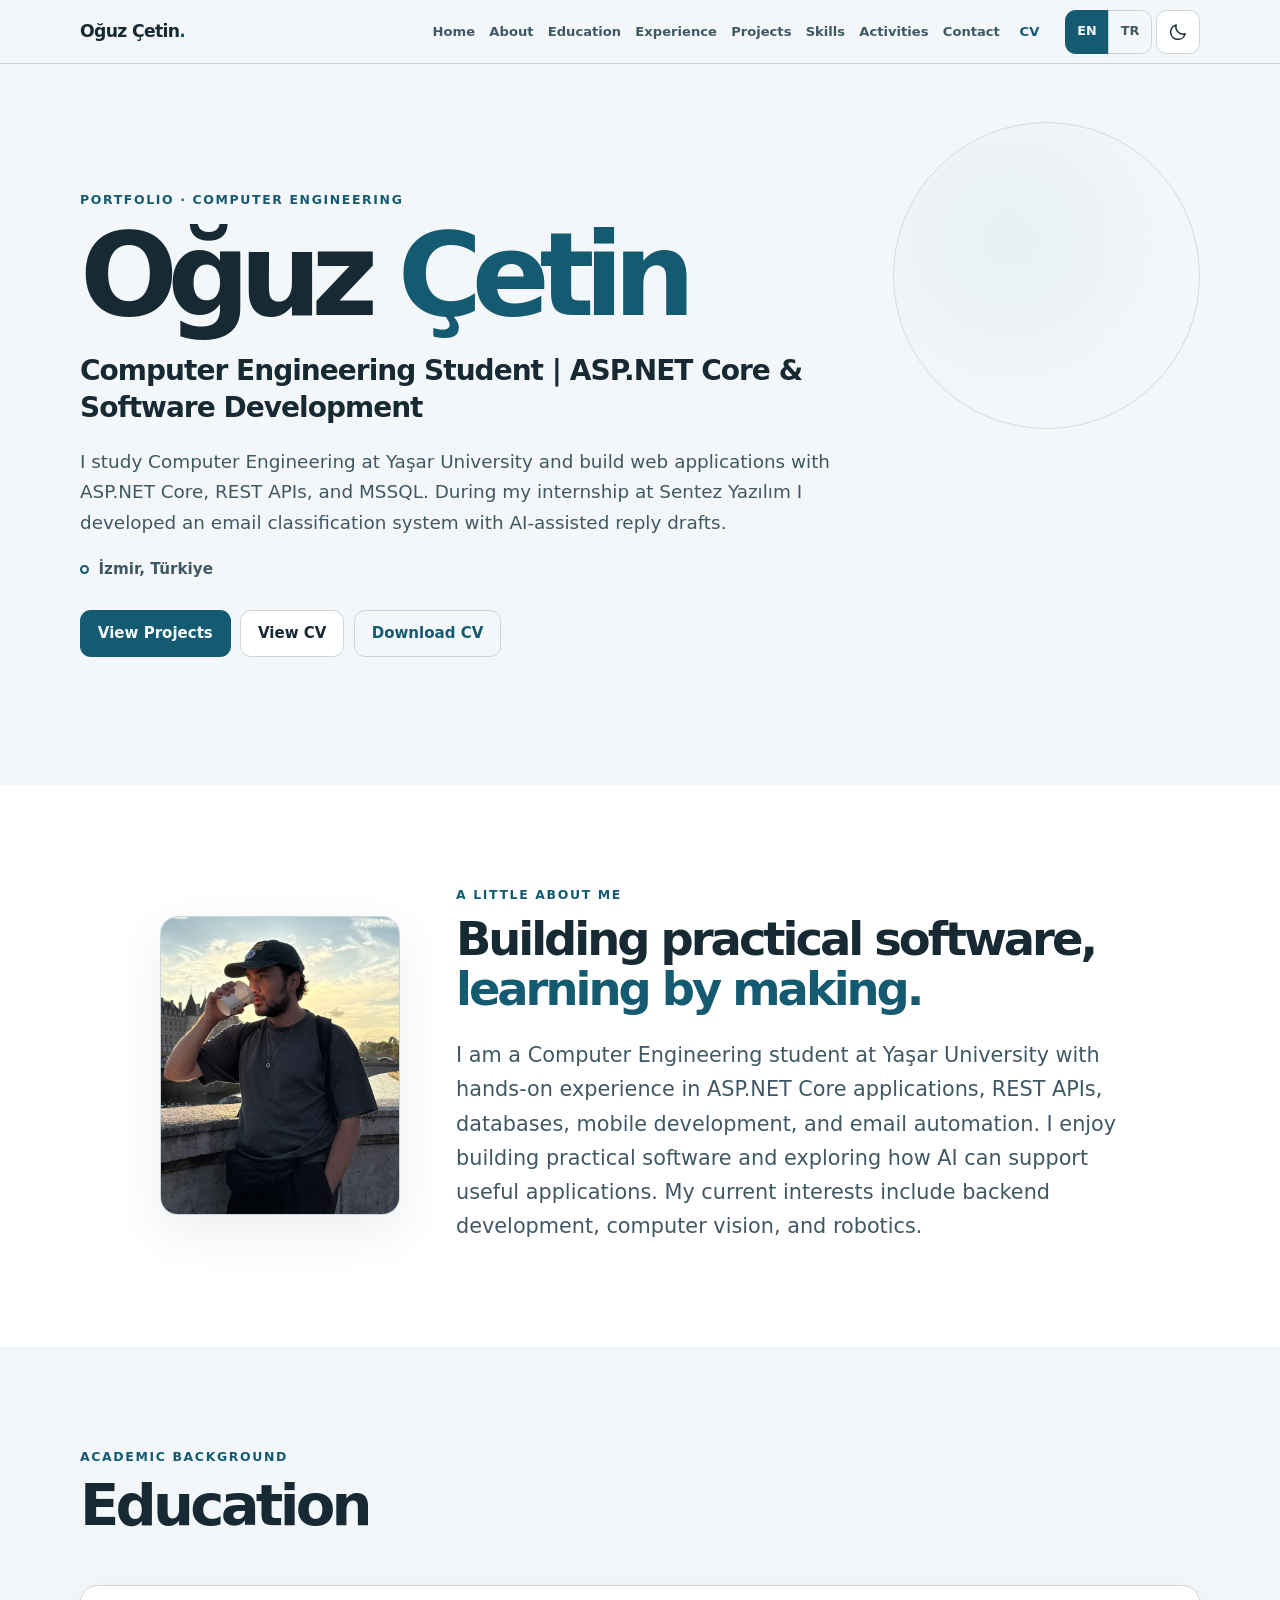
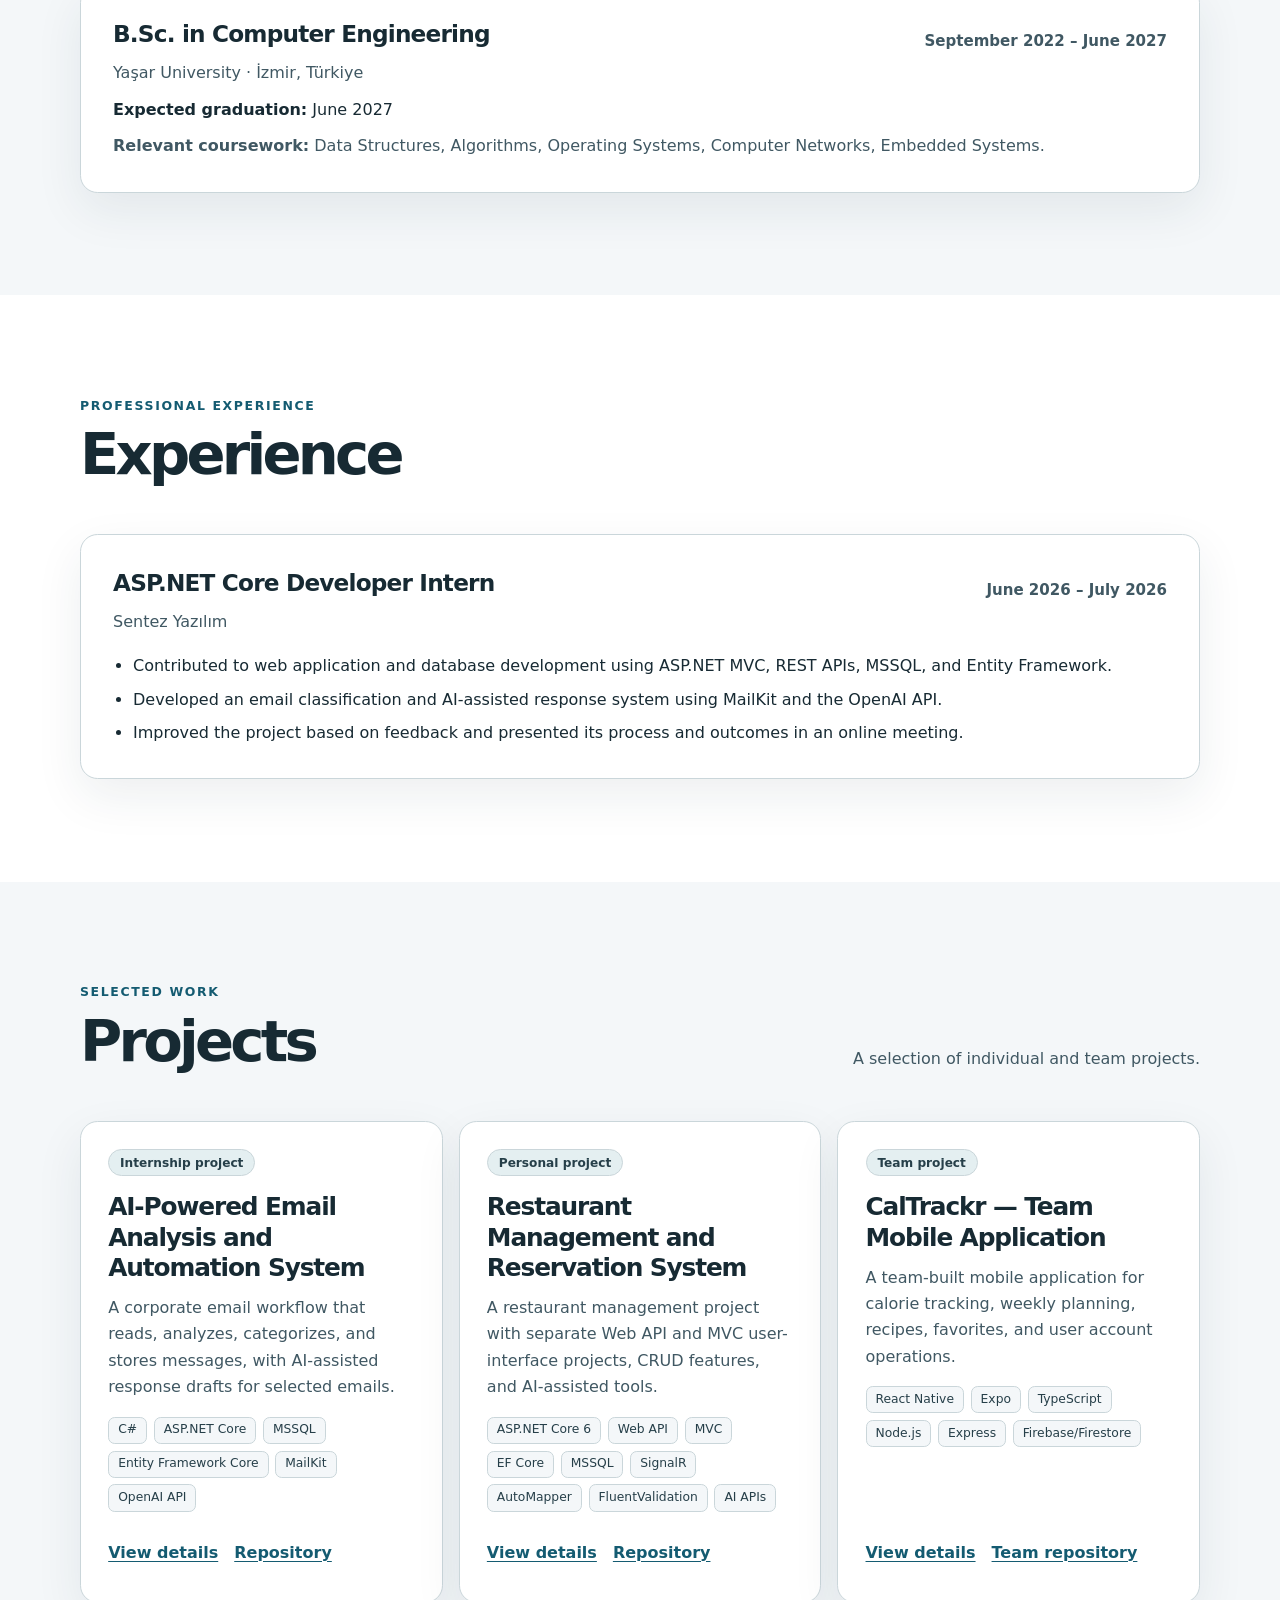
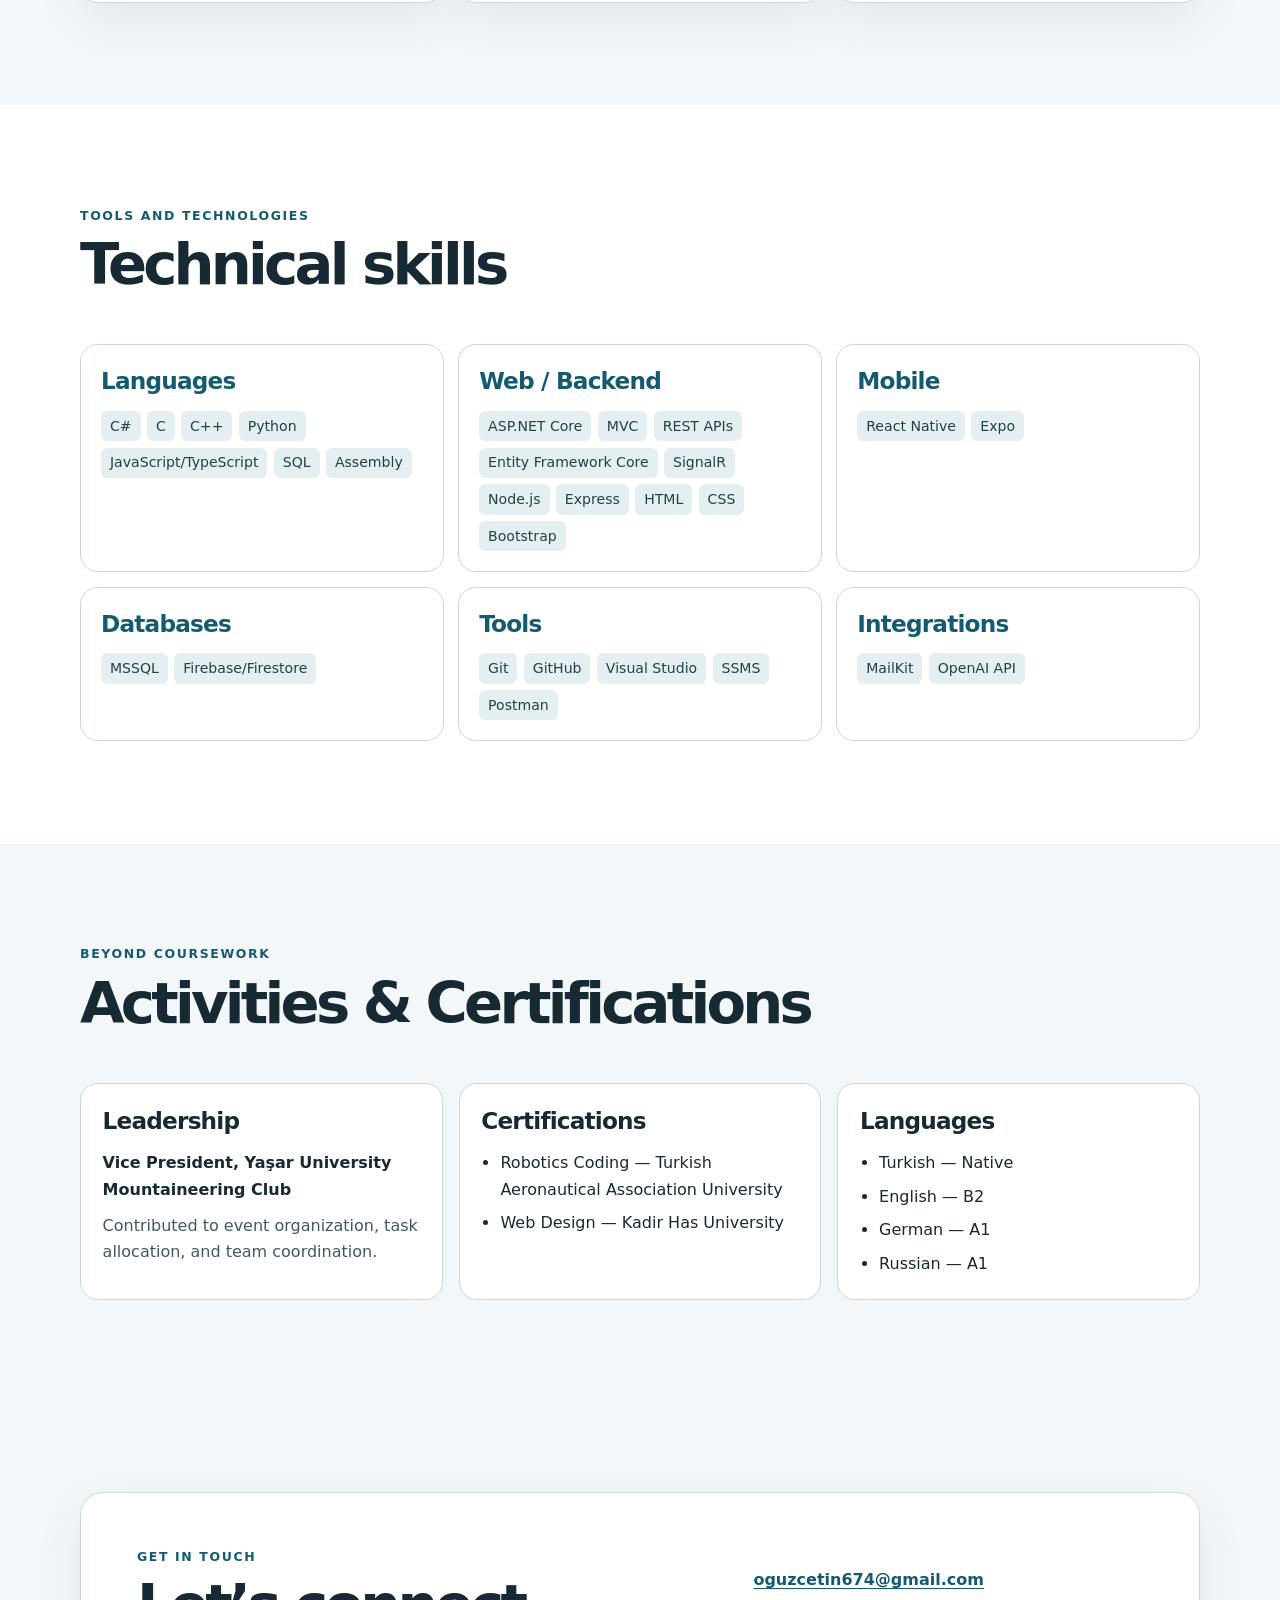
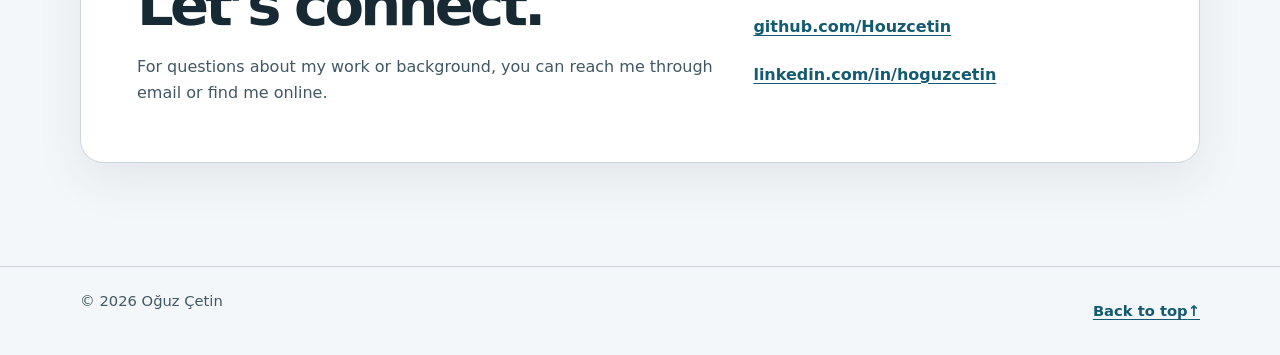
<file: index.html>
<!doctype html>
<html lang="en">
<head>
  <meta charset="utf-8">
  <meta name="viewport" content="width=device-width, initial-scale=1">
  <meta name="description" content="Portfolio of Oğuz Çetin, a Computer Engineering student focused on ASP.NET Core and software development." data-i18n-attr="content:meta.description">
  <title data-i18n="meta.title">Oğuz Çetin — Computer Engineering Student</title>
  <link rel="canonical" href="https://houzcetin.github.io/">
  <meta property="og:type" content="website">
  <meta property="og:title" content="Oğuz Çetin — Portfolio">
  <meta property="og:description" content="Computer Engineering student focused on ASP.NET Core and software development.">
  <meta property="og:url" content="https://houzcetin.github.io/">
  <meta property="og:image" content="https://houzcetin.github.io/assets/img/og-image.png">
  <meta property="og:image:width" content="1200">
  <meta property="og:image:height" content="630">
  <meta property="og:image:alt" content="Oğuz Çetin — Computer Engineering Student | ASP.NET Core &amp; Software Development">
  <meta name="twitter:card" content="summary_large_image">
  <meta name="twitter:title" content="Oğuz Çetin — Portfolio">
  <meta name="twitter:description" content="Computer Engineering student focused on ASP.NET Core and software development.">
  <meta name="twitter:image" content="https://houzcetin.github.io/assets/img/og-image.png">
  <link rel="icon" href="assets/img/favicon.svg" type="image/svg+xml">
  <meta name="theme-color" content="#f4f7f9">
  <script>try{var t=localStorage.getItem("theme");if(t==="light"||t==="dark")document.documentElement.dataset.theme=t;}catch(e){}</script>
  <link rel="stylesheet" href="assets/css/styles.css">
  <script src="assets/js/data.js" defer></script>
  <script src="assets/js/tr.js" defer></script>
  <script src="assets/js/site.js" defer></script>
  <script src="assets/js/main.js" defer></script>
</head>
<body>
  <a class="skip-link" href="#main-content" data-i18n="skip">Skip to main content</a>
  <header class="site-header">
    <div class="container site-header__inner">
      <a class="brand" href="#home" aria-label="Oğuz Çetin, home" data-i18n-attr="aria-label:brand.label">Oğuz Çetin<span aria-hidden="true">.</span></a>
      <div class="site-controls" role="group" aria-label="Display settings" data-i18n-attr="aria-label:controls.label" hidden>
        <div class="lang-switch" role="group" aria-label="Language" data-i18n-attr="aria-label:controls.language">
          <button type="button" data-lang="en" lang="en" aria-pressed="true" aria-label="English" data-i18n-attr="aria-label:controls.english">EN</button>
          <button type="button" data-lang="tr" lang="tr" aria-pressed="false" aria-label="Turkish" data-i18n-attr="aria-label:controls.turkish">TR</button>
        </div>
        <button class="theme-toggle" type="button" aria-label="Switch to dark theme" aria-pressed="false">
          <svg class="theme-toggle__icon theme-toggle__icon--sun" viewBox="0 0 24 24" fill="none" stroke="currentColor" stroke-width="1.8" stroke-linecap="round" stroke-linejoin="round" aria-hidden="true" focusable="false">
            <circle cx="12" cy="12" r="4"></circle>
            <path d="M12 2v2m0 16v2M4.93 4.93l1.42 1.42m11.3 11.3 1.42 1.42M2 12h2m16 0h2M4.93 19.07l1.42-1.42m11.3-11.3 1.42-1.42"></path>
          </svg>
          <svg class="theme-toggle__icon theme-toggle__icon--moon" viewBox="0 0 24 24" fill="none" stroke="currentColor" stroke-width="1.8" stroke-linecap="round" stroke-linejoin="round" aria-hidden="true" focusable="false">
            <path d="M20.5 14.2A8.7 8.7 0 0 1 9.8 3.5 8.8 8.8 0 1 0 20.5 14.2Z"></path>
          </svg>
        </button>
      </div>
      <button class="menu-toggle" type="button" aria-expanded="true" aria-controls="site-nav" hidden>
        <span class="menu-toggle__label" data-i18n="menu">Menu</span><span class="menu-toggle__icon" aria-hidden="true"></span>
      </button>
      <nav class="site-nav" id="site-nav" aria-label="Main navigation" data-i18n-attr="aria-label:nav.label">
        <a href="#home" data-i18n="nav.home">Home</a>
        <a href="#about" data-i18n="nav.about">About</a>
        <a href="#education" data-i18n="nav.education">Education</a>
        <a href="#experience" data-i18n="nav.experience">Experience</a>
        <a href="#projects" data-i18n="nav.projects">Projects</a>
        <a href="#skills" data-i18n="nav.skills">Skills</a>
        <a href="#activities" data-i18n="nav.activities">Activities</a>
        <a href="#contact" data-i18n="nav.contact">Contact</a>
        <a class="site-nav__cv" href="cv.html" data-cv-link="page" data-i18n="nav.cv">CV</a>
      </nav>
    </div>
  </header>

  <main id="main-content">
    <section class="hero section" id="home" aria-labelledby="hero-title">
      <div class="container hero__inner">
        <p class="eyebrow" data-i18n="hero.eyebrow">Portfolio · Computer Engineering</p>
        <h1 id="hero-title">Oğuz <span>Çetin</span></h1>
        <p class="hero__headline" data-i18n="hero.headline">Computer Engineering Student | ASP.NET Core &amp; Software Development</p>
        <p class="hero__intro" data-i18n="hero.intro">I study Computer Engineering at Yaşar University and build web applications with ASP.NET Core, REST APIs, and MSSQL. During my internship at Sentez Yazılım I developed an email classification system with AI-assisted reply drafts.</p>
        <p class="hero__location"><span class="location-mark" aria-hidden="true"></span> İzmir, Türkiye</p>
        <div class="hero__actions">
          <a class="button button--primary" href="#projects" data-i18n="hero.viewProjects">View Projects</a>
          <a class="button button--secondary" href="cv.html" data-cv-link="page" data-i18n="hero.viewCv">View CV</a>
          <a class="button button--text" href="assets/cv/Huseyin_Oguz_Cetin_CV.pdf" data-cv-link="pdf" download data-i18n="hero.downloadCv">Download CV</a>
        </div>
      </div>
      <div class="hero__accent" aria-hidden="true"></div>
    </section>

    <section class="section section--surface" id="about" aria-labelledby="about-title">
      <div class="container narrow about">
        <figure class="about__photo">
          <picture>
            <source srcset="assets/img/profile.webp" type="image/webp">
            <img src="assets/img/profile.jpg" width="720" height="900" alt="Portrait of Oğuz Çetin on a stone bridge at sunset" data-i18n-attr="alt:about.photoAlt" loading="lazy" decoding="async">
          </picture>
        </figure>
        <div class="about__text">
          <p class="eyebrow" data-i18n="about.eyebrow">A little about me</p>
          <h2 id="about-title"><span data-i18n="about.title1">Building practical software,</span><br><span data-i18n="about.title2">learning by making.</span></h2>
          <p class="section-lead" data-i18n="about.lead">I am a Computer Engineering student at Yaşar University with hands-on experience in ASP.NET Core applications, REST APIs, databases, mobile development, and email automation. I enjoy building practical software and exploring how AI can support useful applications. My current interests include backend development, computer vision, and robotics.</p>
        </div>
      </div>
    </section>

    <section class="section" id="education" aria-labelledby="education-title">
      <div class="container">
        <div class="section-heading">
          <p class="eyebrow" data-i18n="edu.eyebrow">Academic background</p>
          <h2 id="education-title" data-i18n="edu.title">Education</h2>
        </div>
        <article class="timeline-card">
          <div class="timeline-card__top">
            <div>
              <h3 data-i18n="edu.degree">B.Sc. in Computer Engineering</h3>
              <p class="timeline-card__place" data-i18n="edu.place">Yaşar University · İzmir, Türkiye</p>
            </div>
            <p class="timeline-card__date" data-i18n="edu.date">September 2022 – June 2027</p>
          </div>
          <p><strong data-i18n="edu.expectedLabel">Expected graduation:</strong> <span data-i18n="edu.expectedValue">June 2027</span></p>
          <p class="coursework"><strong data-i18n="edu.courseworkLabel">Relevant coursework:</strong> <span data-i18n="edu.courseworkValue">Data Structures, Algorithms, Operating Systems, Computer Networks, Embedded Systems.</span></p>
        </article>
      </div>
    </section>

    <section class="section section--surface" id="experience" aria-labelledby="experience-title">
      <div class="container">
        <div class="section-heading">
          <p class="eyebrow" data-i18n="exp.eyebrow">Professional experience</p>
          <h2 id="experience-title" data-i18n="exp.title">Experience</h2>
        </div>
        <article class="timeline-card">
          <div class="timeline-card__top">
            <div>
              <h3 data-i18n="exp.role">ASP.NET Core Developer Intern</h3>
              <p class="timeline-card__place">Sentez Yazılım</p>
            </div>
            <p class="timeline-card__date" data-i18n="exp.date">June 2026 – July 2026</p>
          </div>
          <ul class="content-list">
            <li data-i18n="exp.b1">Contributed to web application and database development using ASP.NET MVC, REST APIs, MSSQL, and Entity Framework.</li>
            <li data-i18n="exp.b2">Developed an email classification and AI-assisted response system using MailKit and the OpenAI API.</li>
            <li data-i18n="exp.b3">Improved the project based on feedback and presented its process and outcomes in an online meeting.</li>
          </ul>
        </article>
      </div>
    </section>

    <section class="section" id="projects" aria-labelledby="projects-title">
      <div class="container">
        <div class="section-heading section-heading--row">
          <div>
            <p class="eyebrow" data-i18n="proj.eyebrow">Selected work</p>
            <h2 id="projects-title" data-i18n="proj.title">Projects</h2>
          </div>
          <p class="section-heading__note" data-i18n="proj.note">A selection of individual and team projects.</p>
        </div>
        <div class="project-grid" id="project-grid" aria-live="polite">
          <noscript>
            <p>JavaScript is needed to display project summaries. Browse the repositories:</p>
            <ul>
              <li>AI-Powered Email Analysis and Automation System — <a href="https://github.com/Houzcetin/MailAutomation">Repository</a></li>
              <li>Restaurant Management and Reservation System — <a href="https://github.com/Houzcetin/APIProject6">Repository</a></li>
              <li>CalTrackr — Team Mobile Application — <a href="https://github.com/denizsafak/caltrackr">Team repository</a></li>
            </ul>
          </noscript>
        </div>
      </div>
    </section>

    <section class="section section--surface" id="skills" aria-labelledby="skills-title">
      <div class="container">
        <div class="section-heading">
          <p class="eyebrow" data-i18n="skills.eyebrow">Tools and technologies</p>
          <h2 id="skills-title" data-i18n="skills.title">Technical skills</h2>
        </div>
        <div class="skills-grid" id="skills-grid">
          <noscript>
            <p><strong>Languages:</strong> C#, C, C++, Python, JavaScript/TypeScript, SQL, Assembly</p>
            <p><strong>Web / Backend:</strong> ASP.NET Core, MVC, REST APIs, Entity Framework Core, SignalR, Node.js, Express, HTML, CSS, Bootstrap</p>
            <p><strong>Mobile:</strong> React Native, Expo</p>
            <p><strong>Databases:</strong> MSSQL, Firebase/Firestore</p>
            <p><strong>Tools:</strong> Git, GitHub, Visual Studio, SSMS, Postman</p>
            <p><strong>Integrations:</strong> MailKit, OpenAI API</p>
          </noscript>
        </div>
      </div>
    </section>

    <section class="section" id="activities" aria-labelledby="activities-title">
      <div class="container">
        <div class="section-heading">
          <p class="eyebrow" data-i18n="act.eyebrow">Beyond coursework</p>
          <h2 id="activities-title" data-i18n="act.title">Activities &amp; Certifications</h2>
        </div>
        <div class="activities-grid">
          <article class="info-card">
            <h3 data-i18n="act.leadership">Leadership</h3>
            <p class="info-card__title" data-i18n="act.role">Vice President, Yaşar University Mountaineering Club</p>
            <p data-i18n="act.roleText">Contributed to event organization, task allocation, and team coordination.</p>
          </article>
          <article class="info-card">
            <h3 data-i18n="act.certs">Certifications</h3>
            <ul class="plain-list">
              <li data-i18n="act.cert1">Robotics Coding — Turkish Aeronautical Association University</li>
              <li data-i18n="act.cert2">Web Design — Kadir Has University</li>
            </ul>
          </article>
          <article class="info-card">
            <h3 data-i18n="act.languages">Languages</h3>
            <ul class="plain-list">
              <li data-i18n="act.lang1">Turkish — Native</li>
              <li data-i18n="act.lang2">English — B2</li>
              <li data-i18n="act.lang3">German — A1</li>
              <li data-i18n="act.lang4">Russian — A1</li>
            </ul>
          </article>
        </div>
      </div>
    </section>

    <section class="section section--contact" id="contact" aria-labelledby="contact-title">
      <div class="container contact-panel">
        <div>
          <p class="eyebrow" data-i18n="contact.eyebrow">Get in touch</p>
          <h2 id="contact-title" data-i18n="contact.title">Let’s connect.</h2>
          <p data-i18n="contact.text">For questions about my work or background, you can reach me through email or find me online.</p>
        </div>
        <ul class="contact-links">
          <li><a href="mailto:oguzcetin674@gmail.com">oguzcetin674@gmail.com</a></li>
          <li><a href="https://github.com/Houzcetin" target="_blank" rel="noopener noreferrer">github.com/Houzcetin</a></li>
          <li><a href="https://www.linkedin.com/in/hoguzcetin/" target="_blank" rel="noopener noreferrer">linkedin.com/in/hoguzcetin</a></li>
        </ul>
      </div>
    </section>
  </main>

  <footer class="site-footer">
    <div class="container site-footer__inner">
      <p>© <span id="current-year">2026</span> Oğuz Çetin</p>
      <a href="#home"><span data-i18n="footer.top">Back to top</span> <span aria-hidden="true">↑</span></a>
    </div>
  </footer>
</body>
</html>
</file>
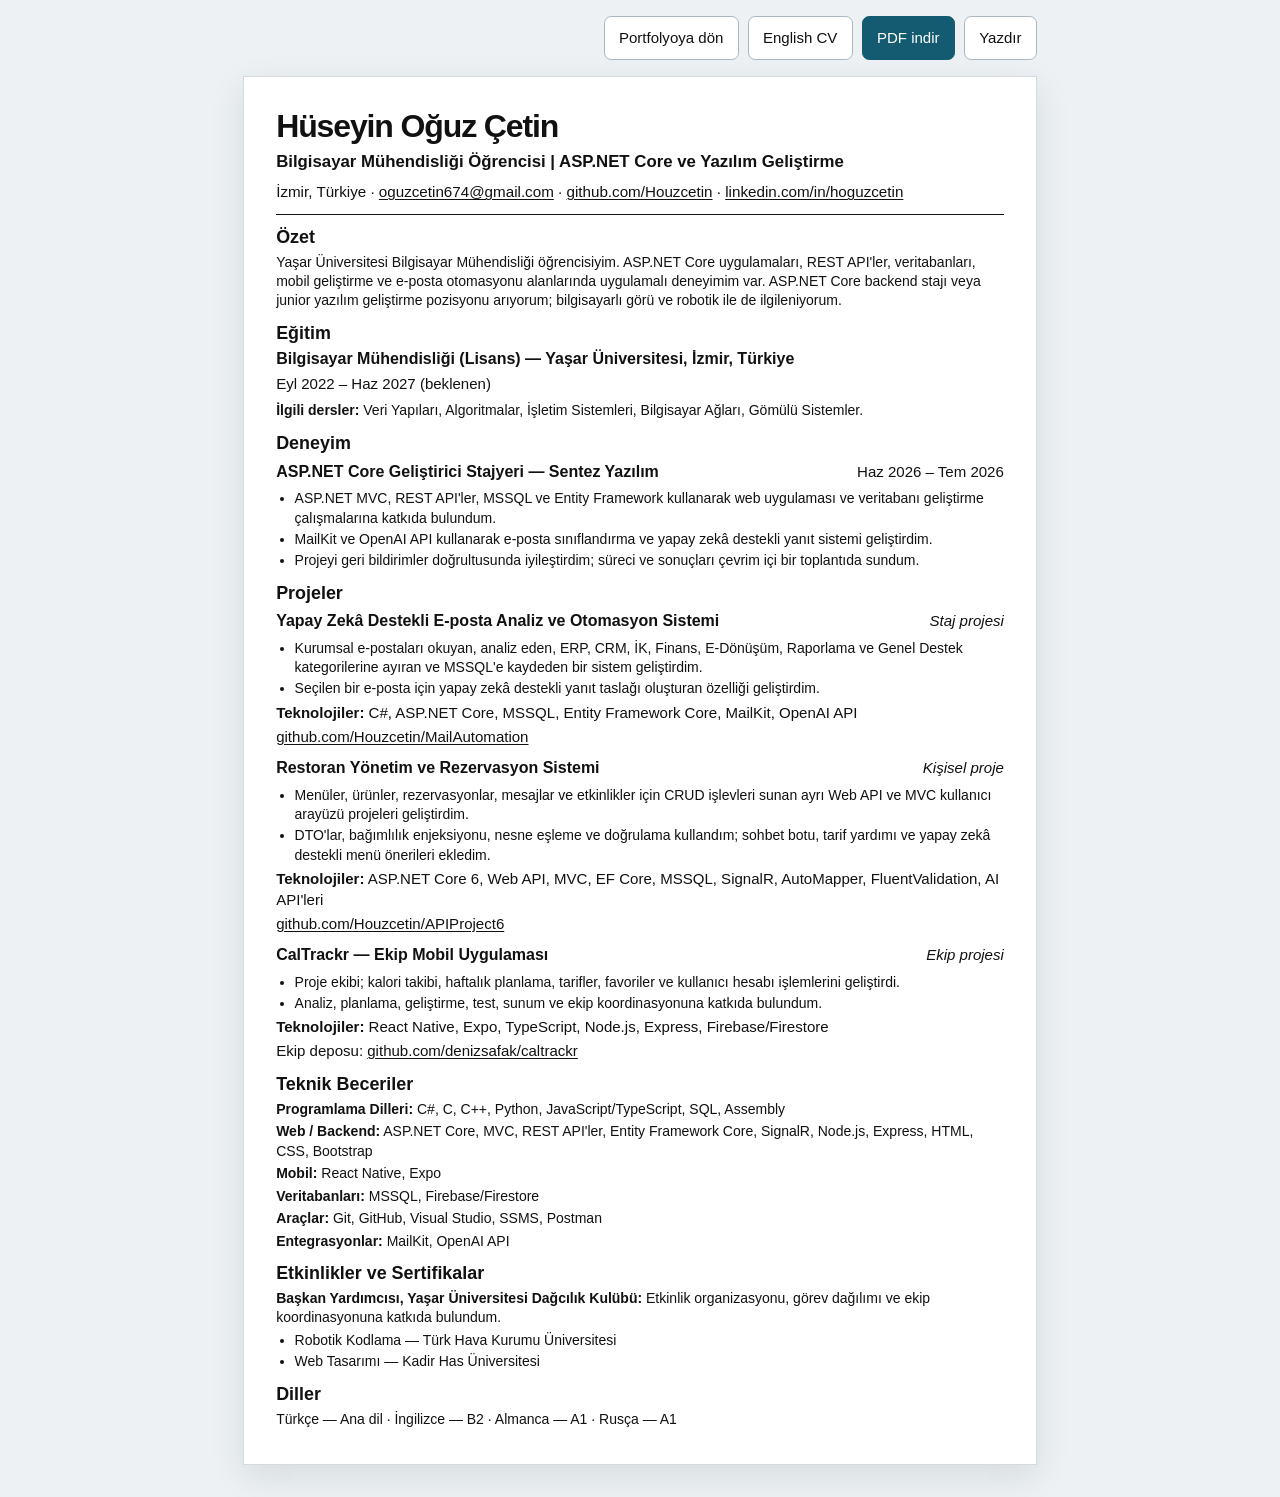
<file: cv-tr.html>
<!doctype html>
<html lang="tr">
<head>
  <meta charset="utf-8">
  <meta name="viewport" content="width=device-width, initial-scale=1">
  <meta name="description" content="Hüseyin Oğuz Çetin'in özgeçmişi: ASP.NET Core ve yazılım geliştirmeye odaklanan Bilgisayar Mühendisliği öğrencisi.">
  <title>Hüseyin Oğuz Çetin — Özgeçmiş</title>
  <link rel="icon" href="assets/img/favicon.svg" type="image/svg+xml">
  <link rel="stylesheet" href="assets/css/cv.css">
</head>
<body>
  <nav class="cv-toolbar no-print" aria-label="Özgeçmiş işlemleri">
    <a class="cv-action" href="index.html?lang=tr">Portfolyoya dön</a>
    <a class="cv-action" href="cv.html" lang="en" hreflang="en">English CV</a>
    <a class="cv-action cv-action--primary" href="assets/cv/Huseyin_Oguz_Cetin_CV_TR.pdf" download>PDF indir</a>
    <button class="cv-action" type="button" id="print-cv">Yazdır</button>
  </nav>

  <main class="cv-sheet">
    <header class="cv-intro">
      <h1>Hüseyin Oğuz Çetin</h1>
      <p class="cv-headline">Bilgisayar Mühendisliği Öğrencisi | ASP.NET Core ve Yazılım Geliştirme</p>
      <p class="cv-contact">
        İzmir, Türkiye ·
        <a href="mailto:oguzcetin674@gmail.com">oguzcetin674@gmail.com</a> ·
        <a href="https://github.com/Houzcetin">github.com/Houzcetin</a> ·
        <a href="https://www.linkedin.com/in/hoguzcetin/">linkedin.com/in/hoguzcetin</a>
      </p>
    </header>

    <section class="cv-section" aria-labelledby="summary-title">
      <h2 id="summary-title">Özet</h2>
      <p>Yaşar Üniversitesi Bilgisayar Mühendisliği öğrencisiyim. ASP.NET Core uygulamaları, REST API'ler, veritabanları, mobil geliştirme ve e-posta otomasyonu alanlarında uygulamalı deneyimim var. ASP.NET Core backend stajı veya junior yazılım geliştirme pozisyonu arıyorum; bilgisayarlı görü ve robotik ile de ilgileniyorum.</p>
    </section>

    <section class="cv-section" aria-labelledby="education-title">
      <h2 id="education-title">Eğitim</h2>
      <article class="cv-entry">
        <div class="cv-entry__heading">
          <h3>Bilgisayar Mühendisliği (Lisans) — Yaşar Üniversitesi, İzmir, Türkiye</h3>
          <p class="cv-date">Eyl 2022 – Haz 2027 (beklenen)</p>
        </div>
        <p><strong>İlgili dersler:</strong> Veri Yapıları, Algoritmalar, İşletim Sistemleri, Bilgisayar Ağları, Gömülü Sistemler.</p>
      </article>
    </section>

    <section class="cv-section" aria-labelledby="experience-title">
      <h2 id="experience-title">Deneyim</h2>
      <article class="cv-entry">
        <div class="cv-entry__heading">
          <h3>ASP.NET Core Geliştirici Stajyeri — Sentez Yazılım</h3>
          <p class="cv-date">Haz 2026 – Tem 2026</p>
        </div>
        <ul>
          <li>ASP.NET MVC, REST API'ler, MSSQL ve Entity Framework kullanarak web uygulaması ve veritabanı geliştirme çalışmalarına katkıda bulundum.</li>
          <li>MailKit ve OpenAI API kullanarak e-posta sınıflandırma ve yapay zekâ destekli yanıt sistemi geliştirdim.</li>
          <li>Projeyi geri bildirimler doğrultusunda iyileştirdim; süreci ve sonuçları çevrim içi bir toplantıda sundum.</li>
        </ul>
      </article>
    </section>

    <section class="cv-section" aria-labelledby="projects-title">
      <h2 id="projects-title">Projeler</h2>
      <article class="cv-entry cv-project">
        <div class="cv-entry__heading">
          <h3>Yapay Zekâ Destekli E-posta Analiz ve Otomasyon Sistemi</h3>
          <p class="cv-project__type">Staj projesi</p>
        </div>
        <ul>
          <li>Kurumsal e-postaları okuyan, analiz eden, ERP, CRM, İK, Finans, E-Dönüşüm, Raporlama ve Genel Destek kategorilerine ayıran ve MSSQL'e kaydeden bir sistem geliştirdim.</li>
          <li>Seçilen bir e-posta için yapay zekâ destekli yanıt taslağı oluşturan özelliği geliştirdim.</li>
        </ul>
        <p class="cv-tech"><strong>Teknolojiler:</strong> C#, ASP.NET Core, MSSQL, Entity Framework Core, MailKit, OpenAI API</p>
        <p class="cv-repo"><a href="https://github.com/Houzcetin/MailAutomation">github.com/Houzcetin/MailAutomation</a></p>
      </article>

      <article class="cv-entry cv-project">
        <div class="cv-entry__heading">
          <h3>Restoran Yönetim ve Rezervasyon Sistemi</h3>
          <p class="cv-project__type">Kişisel proje</p>
        </div>
        <ul>
          <li>Menüler, ürünler, rezervasyonlar, mesajlar ve etkinlikler için CRUD işlevleri sunan ayrı Web API ve MVC kullanıcı arayüzü projeleri geliştirdim.</li>
          <li>DTO'lar, bağımlılık enjeksiyonu, nesne eşleme ve doğrulama kullandım; sohbet botu, tarif yardımı ve yapay zekâ destekli menü önerileri ekledim.</li>
        </ul>
        <p class="cv-tech"><strong>Teknolojiler:</strong> ASP.NET Core 6, Web API, MVC, EF Core, MSSQL, SignalR, AutoMapper, FluentValidation, AI API'leri</p>
        <p class="cv-repo"><a href="https://github.com/Houzcetin/APIProject6">github.com/Houzcetin/APIProject6</a></p>
      </article>

      <article class="cv-entry cv-project">
        <div class="cv-entry__heading">
          <h3>CalTrackr — Ekip Mobil Uygulaması</h3>
          <p class="cv-project__type">Ekip projesi</p>
        </div>
        <ul>
          <li>Proje ekibi; kalori takibi, haftalık planlama, tarifler, favoriler ve kullanıcı hesabı işlemlerini geliştirdi.</li>
          <li>Analiz, planlama, geliştirme, test, sunum ve ekip koordinasyonuna katkıda bulundum.</li>
        </ul>
        <p class="cv-tech"><strong>Teknolojiler:</strong> React Native, Expo, TypeScript, Node.js, Express, Firebase/Firestore</p>
        <p class="cv-repo">Ekip deposu: <a href="https://github.com/denizsafak/caltrackr">github.com/denizsafak/caltrackr</a></p>
      </article>
    </section>

    <section class="cv-section" aria-labelledby="skills-title">
      <h2 id="skills-title">Teknik Beceriler</h2>
      <p><strong>Programlama Dilleri:</strong> C#, C, C++, Python, JavaScript/TypeScript, SQL, Assembly</p>
      <p><strong>Web / Backend:</strong> ASP.NET Core, MVC, REST API'ler, Entity Framework Core, SignalR, Node.js, Express, HTML, CSS, Bootstrap</p>
      <p><strong>Mobil:</strong> React Native, Expo</p>
      <p><strong>Veritabanları:</strong> MSSQL, Firebase/Firestore</p>
      <p><strong>Araçlar:</strong> Git, GitHub, Visual Studio, SSMS, Postman</p>
      <p><strong>Entegrasyonlar:</strong> MailKit, OpenAI API</p>
    </section>

    <section class="cv-section" aria-labelledby="activities-title">
      <h2 id="activities-title">Etkinlikler ve Sertifikalar</h2>
      <p><strong>Başkan Yardımcısı, Yaşar Üniversitesi Dağcılık Kulübü:</strong> Etkinlik organizasyonu, görev dağılımı ve ekip koordinasyonuna katkıda bulundum.</p>
      <ul>
        <li>Robotik Kodlama — Türk Hava Kurumu Üniversitesi</li>
        <li>Web Tasarımı — Kadir Has Üniversitesi</li>
      </ul>
    </section>

    <section class="cv-section" aria-labelledby="languages-title">
      <h2 id="languages-title">Diller</h2>
      <p>Türkçe — Ana dil · İngilizce — B2 · Almanca — A1 · Rusça — A1</p>
    </section>
  </main>

  <script>
    document.getElementById("print-cv").addEventListener("click", function () {
      window.print();
    });
  </script>
</body>
</html>
</file>
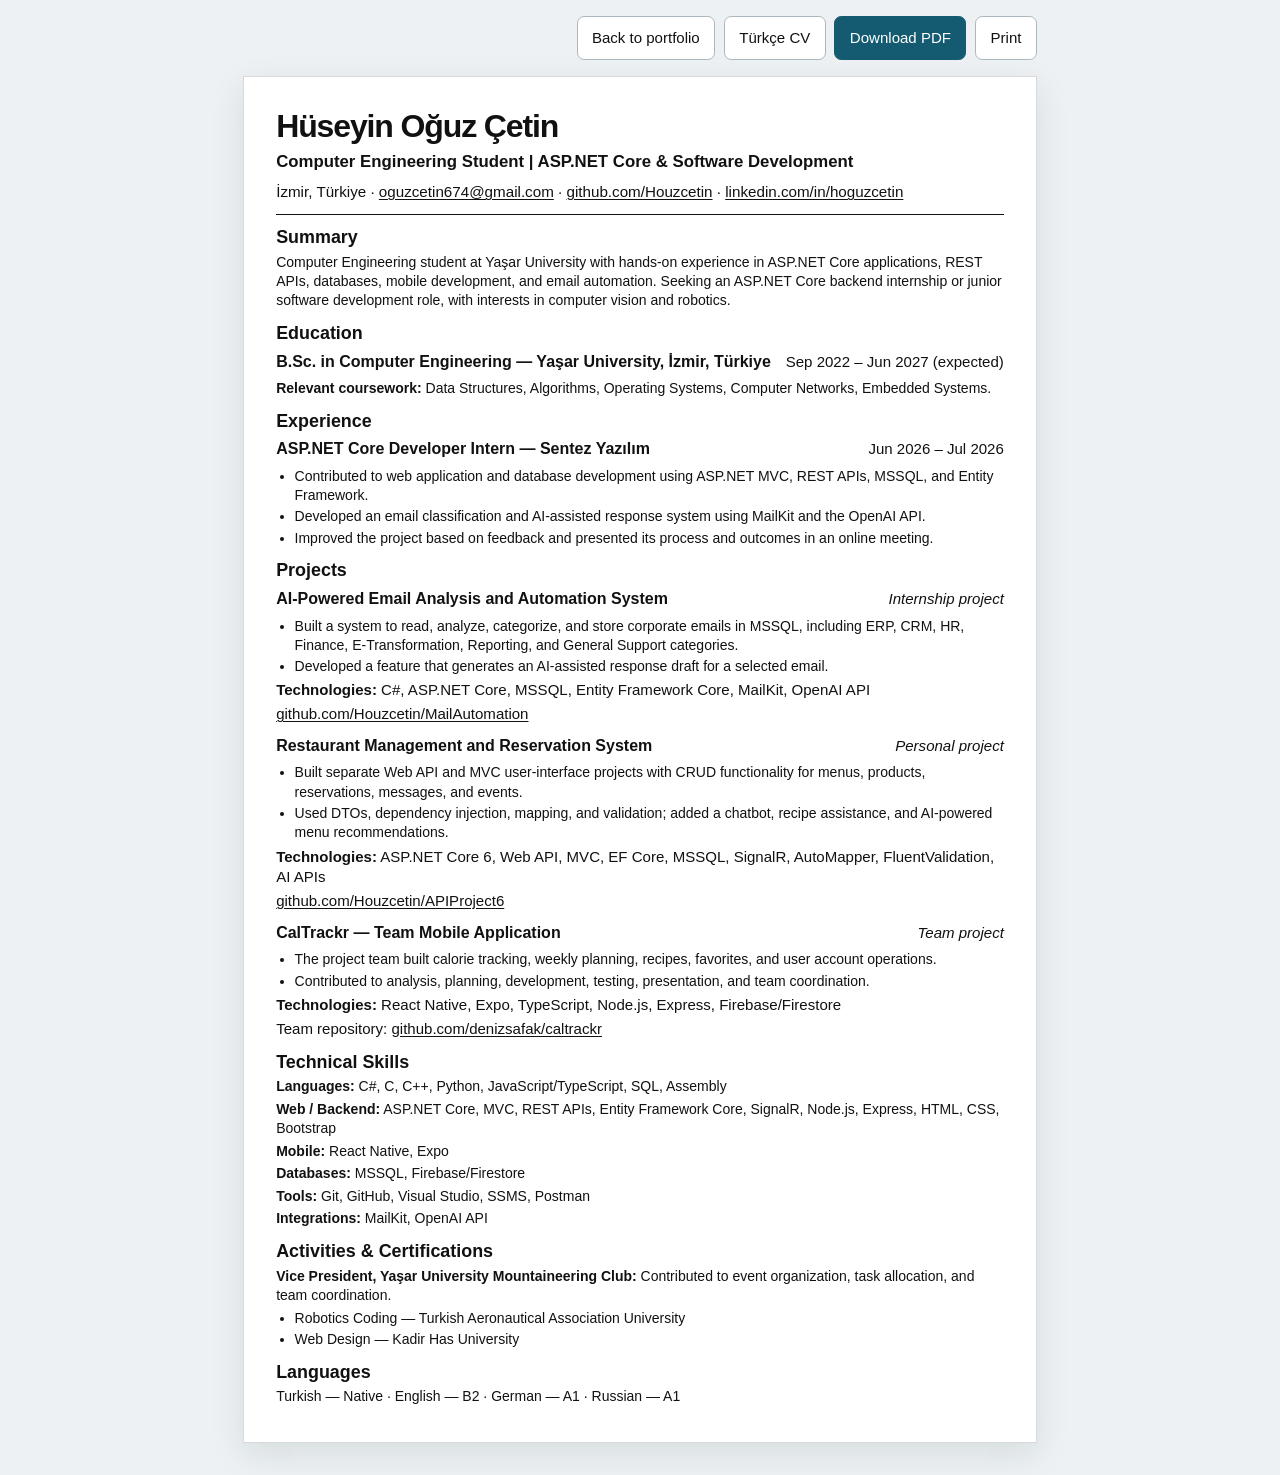
<file: cv.html>
<!doctype html>
<html lang="en">
<head>
  <meta charset="utf-8">
  <meta name="viewport" content="width=device-width, initial-scale=1">
  <meta name="description" content="CV of Hüseyin Oğuz Çetin, Computer Engineering student focused on ASP.NET Core and software development.">
  <title>Hüseyin Oğuz Çetin — CV</title>
  <link rel="icon" href="assets/img/favicon.svg" type="image/svg+xml">
  <link rel="stylesheet" href="assets/css/cv.css">
</head>
<body>
  <nav class="cv-toolbar no-print" aria-label="CV actions">
    <a class="cv-action" href="index.html?lang=en">Back to portfolio</a>
    <a class="cv-action" href="cv-tr.html" lang="tr" hreflang="tr">Türkçe CV</a>
    <a class="cv-action cv-action--primary" href="assets/cv/Huseyin_Oguz_Cetin_CV.pdf" download>Download PDF</a>
    <button class="cv-action" type="button" id="print-cv">Print</button>
  </nav>

  <main class="cv-sheet">
    <header class="cv-intro">
      <h1>Hüseyin Oğuz Çetin</h1>
      <p class="cv-headline">Computer Engineering Student | ASP.NET Core &amp; Software Development</p>
      <p class="cv-contact">
        İzmir, Türkiye ·
        <a href="mailto:oguzcetin674@gmail.com">oguzcetin674@gmail.com</a> ·
        <a href="https://github.com/Houzcetin">github.com/Houzcetin</a> ·
        <a href="https://www.linkedin.com/in/hoguzcetin/">linkedin.com/in/hoguzcetin</a>
      </p>
    </header>

    <section class="cv-section" aria-labelledby="summary-title">
      <h2 id="summary-title">Summary</h2>
      <p>Computer Engineering student at Yaşar University with hands-on experience in ASP.NET Core applications, REST APIs, databases, mobile development, and email automation. Seeking an ASP.NET Core backend internship or junior software development role, with interests in computer vision and robotics.</p>
    </section>

    <section class="cv-section" aria-labelledby="education-title">
      <h2 id="education-title">Education</h2>
      <article class="cv-entry">
        <div class="cv-entry__heading">
          <h3>B.Sc. in Computer Engineering — Yaşar University, İzmir, Türkiye</h3>
          <p class="cv-date">Sep 2022 – Jun 2027 (expected)</p>
        </div>
        <p><strong>Relevant coursework:</strong> Data Structures, Algorithms, Operating Systems, Computer Networks, Embedded Systems.</p>
      </article>
    </section>

    <section class="cv-section" aria-labelledby="experience-title">
      <h2 id="experience-title">Experience</h2>
      <article class="cv-entry">
        <div class="cv-entry__heading">
          <h3>ASP.NET Core Developer Intern — Sentez Yazılım</h3>
          <p class="cv-date">Jun 2026 – Jul 2026</p>
        </div>
        <ul>
          <li>Contributed to web application and database development using ASP.NET MVC, REST APIs, MSSQL, and Entity Framework.</li>
          <li>Developed an email classification and AI-assisted response system using MailKit and the OpenAI API.</li>
          <li>Improved the project based on feedback and presented its process and outcomes in an online meeting.</li>
        </ul>
      </article>
    </section>

    <section class="cv-section" aria-labelledby="projects-title">
      <h2 id="projects-title">Projects</h2>
      <article class="cv-entry cv-project">
        <div class="cv-entry__heading">
          <h3>AI-Powered Email Analysis and Automation System</h3>
          <p class="cv-project__type">Internship project</p>
        </div>
        <ul>
          <li>Built a system to read, analyze, categorize, and store corporate emails in MSSQL, including ERP, CRM, HR, Finance, E-Transformation, Reporting, and General Support categories.</li>
          <li>Developed a feature that generates an AI-assisted response draft for a selected email.</li>
        </ul>
        <p class="cv-tech"><strong>Technologies:</strong> C#, ASP.NET Core, MSSQL, Entity Framework Core, MailKit, OpenAI API</p>
        <p class="cv-repo"><a href="https://github.com/Houzcetin/MailAutomation">github.com/Houzcetin/MailAutomation</a></p>
      </article>

      <article class="cv-entry cv-project">
        <div class="cv-entry__heading">
          <h3>Restaurant Management and Reservation System</h3>
          <p class="cv-project__type">Personal project</p>
        </div>
        <ul>
          <li>Built separate Web API and MVC user-interface projects with CRUD functionality for menus, products, reservations, messages, and events.</li>
          <li>Used DTOs, dependency injection, mapping, and validation; added a chatbot, recipe assistance, and <span class="nowrap">AI-powered</span> menu recommendations.</li>
        </ul>
        <p class="cv-tech"><strong>Technologies:</strong> ASP.NET Core 6, Web API, MVC, EF Core, MSSQL, SignalR, AutoMapper, FluentValidation, AI APIs</p>
        <p class="cv-repo"><a href="https://github.com/Houzcetin/APIProject6">github.com/Houzcetin/APIProject6</a></p>
      </article>

      <article class="cv-entry cv-project">
        <div class="cv-entry__heading">
          <h3>CalTrackr — Team Mobile Application</h3>
          <p class="cv-project__type">Team project</p>
        </div>
        <ul>
          <li>The project team built calorie tracking, weekly planning, recipes, favorites, and user account operations.</li>
          <li>Contributed to analysis, planning, development, testing, presentation, and team coordination.</li>
        </ul>
        <p class="cv-tech"><strong>Technologies:</strong> React Native, Expo, TypeScript, Node.js, Express, Firebase/Firestore</p>
        <p class="cv-repo">Team repository: <a href="https://github.com/denizsafak/caltrackr">github.com/denizsafak/caltrackr</a></p>
      </article>
    </section>

    <section class="cv-section" aria-labelledby="skills-title">
      <h2 id="skills-title">Technical Skills</h2>
      <p><strong>Languages:</strong> C#, C, C++, Python, JavaScript/TypeScript, SQL, Assembly</p>
      <p><strong>Web / Backend:</strong> ASP.NET Core, MVC, REST APIs, Entity Framework Core, SignalR, Node.js, Express, HTML, CSS, Bootstrap</p>
      <p><strong>Mobile:</strong> React Native, Expo</p>
      <p><strong>Databases:</strong> MSSQL, Firebase/Firestore</p>
      <p><strong>Tools:</strong> Git, GitHub, Visual Studio, SSMS, Postman</p>
      <p><strong>Integrations:</strong> MailKit, OpenAI API</p>
    </section>

    <section class="cv-section" aria-labelledby="activities-title">
      <h2 id="activities-title">Activities &amp; Certifications</h2>
      <p><strong>Vice President, Yaşar University Mountaineering Club:</strong> Contributed to event organization, task allocation, and team coordination.</p>
      <ul>
        <li>Robotics Coding — Turkish Aeronautical Association University</li>
        <li>Web Design — Kadir Has University</li>
      </ul>
    </section>

    <section class="cv-section" aria-labelledby="languages-title">
      <h2 id="languages-title">Languages</h2>
      <p>Turkish — Native · English — B2 · German — A1 · Russian — A1</p>
    </section>
  </main>

  <script>
    document.getElementById("print-cv").addEventListener("click", function () {
      window.print();
    });
  </script>
</body>
</html>
</file>
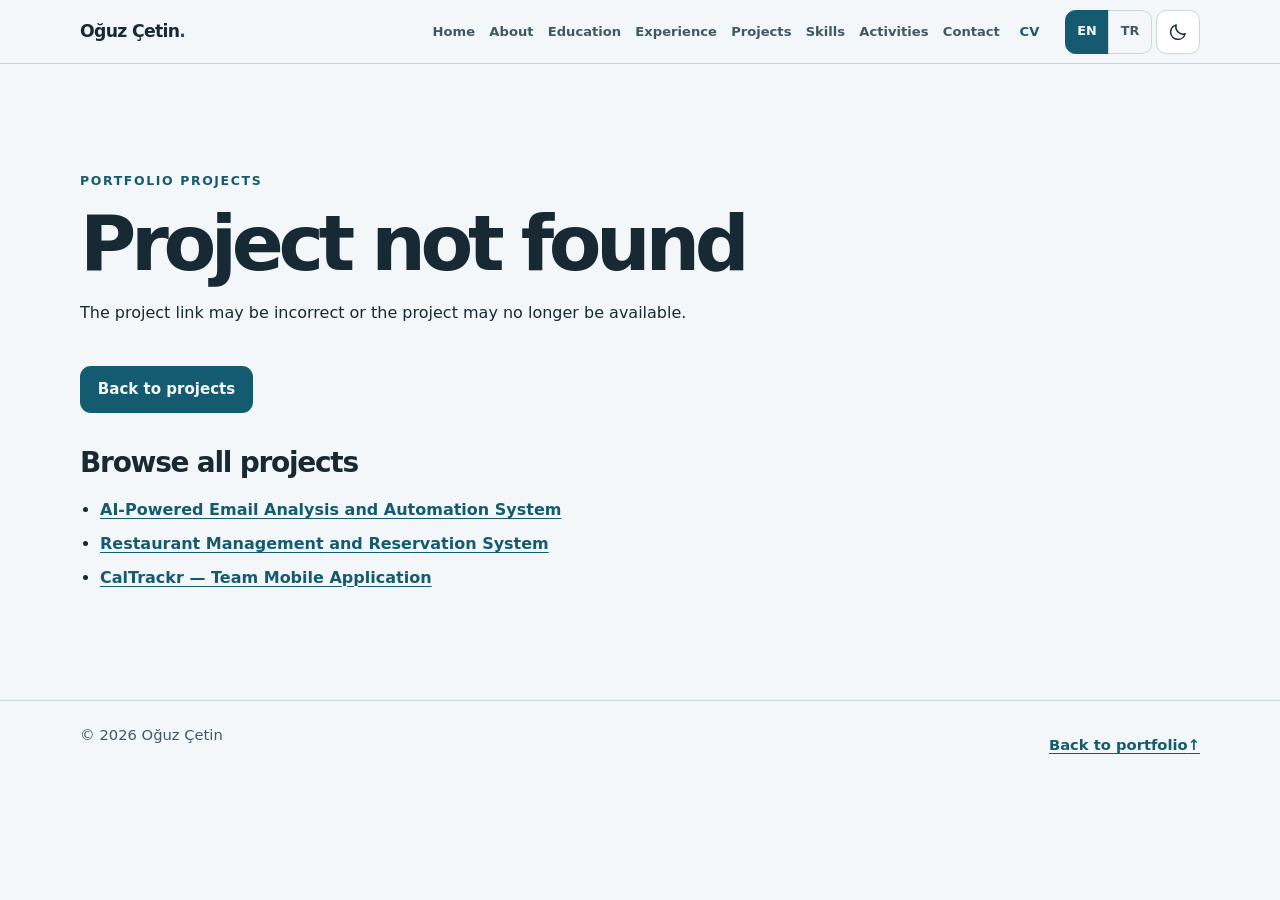
<file: project.html>
<!doctype html>
<html lang="en">
<head>
  <meta charset="utf-8">
  <meta name="viewport" content="width=device-width, initial-scale=1">
  <meta name="description" content="Project details from the portfolio of Oğuz Çetin." data-i18n-attr="content:meta.projectDescription">
  <title data-i18n="meta.projectTitle">Project details — Oğuz Çetin</title>
  <link rel="icon" href="assets/img/favicon.svg" type="image/svg+xml">
  <meta name="theme-color" content="#f4f7f9">
  <script>try{var t=localStorage.getItem("theme");if(t==="light"||t==="dark")document.documentElement.dataset.theme=t;}catch(e){}</script>
  <link rel="stylesheet" href="assets/css/styles.css">
  <script src="assets/js/data.js" defer></script>
  <script src="assets/js/tr.js" defer></script>
  <script src="assets/js/site.js" defer></script>
  <script src="assets/js/project.js" defer></script>
</head>
<body>
  <a class="skip-link" href="#main-content" data-i18n="skip">Skip to main content</a>
  <header class="site-header">
    <div class="container site-header__inner">
      <a class="brand" href="index.html#home" aria-label="Oğuz Çetin, home" data-i18n-attr="aria-label:brand.label">Oğuz Çetin<span aria-hidden="true">.</span></a>
      <div class="site-controls" role="group" aria-label="Display settings" data-i18n-attr="aria-label:controls.label" hidden>
        <div class="lang-switch" role="group" aria-label="Language" data-i18n-attr="aria-label:controls.language">
          <button type="button" data-lang="en" lang="en" aria-pressed="true" aria-label="English" data-i18n-attr="aria-label:controls.english">EN</button>
          <button type="button" data-lang="tr" lang="tr" aria-pressed="false" aria-label="Turkish" data-i18n-attr="aria-label:controls.turkish">TR</button>
        </div>
        <button class="theme-toggle" type="button" aria-label="Switch to dark theme" aria-pressed="false">
          <svg class="theme-toggle__icon theme-toggle__icon--sun" viewBox="0 0 24 24" fill="none" stroke="currentColor" stroke-width="1.8" stroke-linecap="round" stroke-linejoin="round" aria-hidden="true" focusable="false">
            <circle cx="12" cy="12" r="4"></circle>
            <path d="M12 2v2m0 16v2M4.93 4.93l1.42 1.42m11.3 11.3 1.42 1.42M2 12h2m16 0h2M4.93 19.07l1.42-1.42m11.3-11.3 1.42-1.42"></path>
          </svg>
          <svg class="theme-toggle__icon theme-toggle__icon--moon" viewBox="0 0 24 24" fill="none" stroke="currentColor" stroke-width="1.8" stroke-linecap="round" stroke-linejoin="round" aria-hidden="true" focusable="false">
            <path d="M20.5 14.2A8.7 8.7 0 0 1 9.8 3.5 8.8 8.8 0 1 0 20.5 14.2Z"></path>
          </svg>
        </button>
      </div>
      <button class="menu-toggle" type="button" aria-expanded="true" aria-controls="site-nav" hidden>
        <span class="menu-toggle__label" data-i18n="menu">Menu</span><span class="menu-toggle__icon" aria-hidden="true"></span>
      </button>
      <nav class="site-nav" id="site-nav" aria-label="Main navigation" data-i18n-attr="aria-label:nav.label">
        <a href="index.html#home" data-i18n="nav.home">Home</a>
        <a href="index.html#about" data-i18n="nav.about">About</a>
        <a href="index.html#education" data-i18n="nav.education">Education</a>
        <a href="index.html#experience" data-i18n="nav.experience">Experience</a>
        <a href="index.html#projects" data-i18n="nav.projects">Projects</a>
        <a href="index.html#skills" data-i18n="nav.skills">Skills</a>
        <a href="index.html#activities" data-i18n="nav.activities">Activities</a>
        <a href="index.html#contact" data-i18n="nav.contact">Contact</a>
        <a class="site-nav__cv" href="cv.html" data-cv-link="page" data-i18n="nav.cv">CV</a>
      </nav>
    </div>
  </header>
  <main class="container project-page" id="main-content">
    <noscript>
      <p class="noscript-message">Enable JavaScript to view project details. <a href="index.html#projects">Back to projects</a>.</p>
    </noscript>
    <div id="project-content" aria-live="polite"></div>
  </main>
  <footer class="site-footer">
    <div class="container site-footer__inner">
      <p>© <span id="current-year">2026</span> Oğuz Çetin</p>
      <a href="index.html#home"><span data-i18n="footer.backToPortfolio">Back to portfolio</span> <span aria-hidden="true">↑</span></a>
    </div>
  </footer>
</body>
</html>
</file>
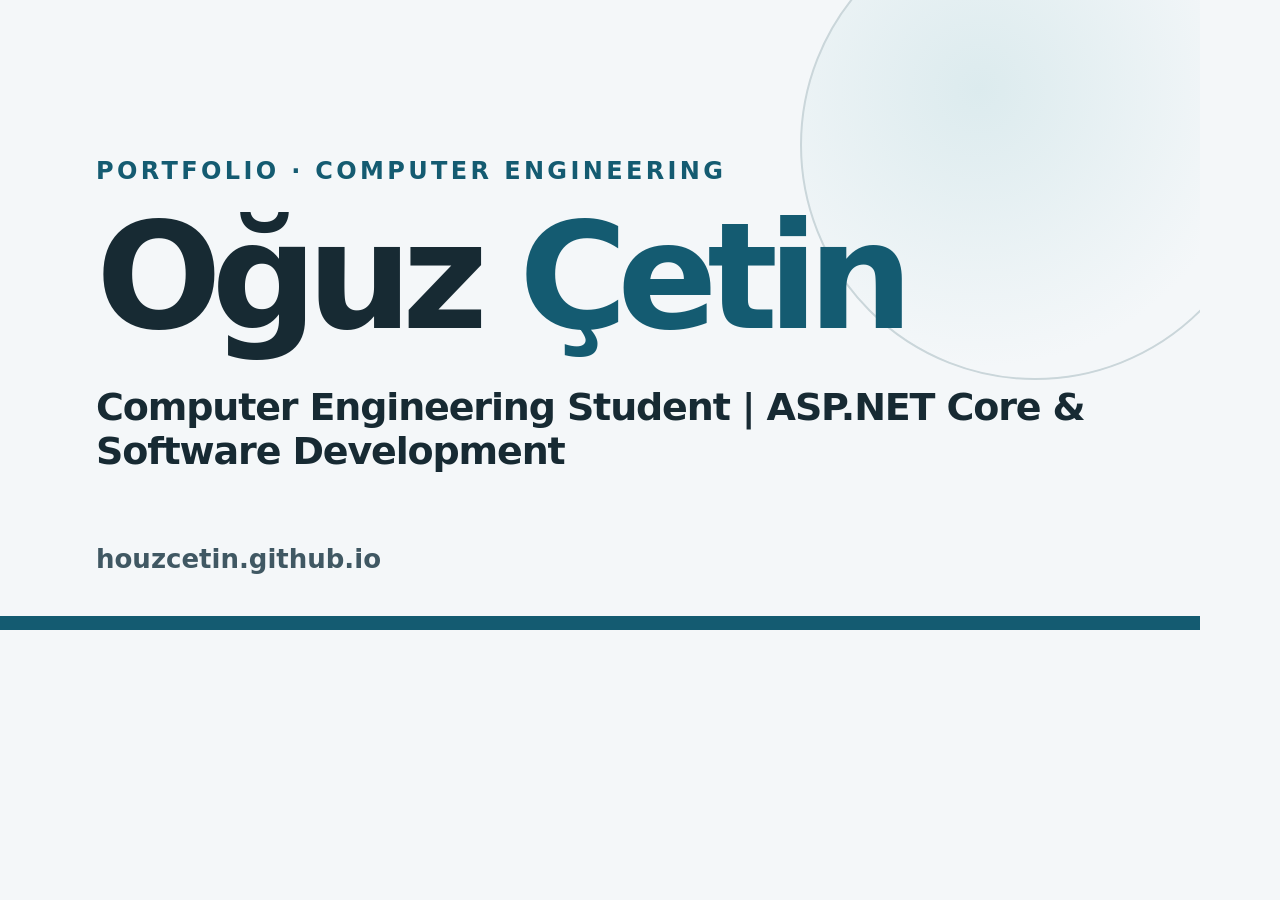
<file: scripts/og-image.html>
<!doctype html>
<!--
  Social preview image template (1200 x 630).
  This page is not part of the website. It is only screenshotted to create
  assets/img/og-image.png, the picture shown when the site link is shared.

  Render it with:  pwsh -File scripts/build-cv.ps1 -OgImage
  If the site moves to a different address, update the URL text below.
-->
<html lang="en">
<head>
  <meta charset="utf-8">
  <title>Social preview template</title>
  <style>
    *, *::before, *::after { box-sizing: border-box; }
    html, body { width: 1200px; height: 630px; margin: 0; overflow: hidden; }
    body {
      position: relative;
      display: flex;
      flex-direction: column;
      justify-content: center;
      padding: 0 96px;
      background: #f4f7f9;
      color: #172a33;
      font-family: "Segoe UI", system-ui, -apple-system, Arial, Helvetica, sans-serif;
    }
    .ring {
      position: absolute;
      top: -90px;
      right: -70px;
      width: 470px;
      height: 470px;
      border: 2px solid #cad6da;
      border-radius: 50%;
      background: radial-gradient(circle at 38% 38%, #dcebee, rgb(244 247 249 / 0%) 68%);
    }
    .eyebrow { margin: 0; color: #145b71; font-size: 24px; font-weight: 700; letter-spacing: 0.14em; text-transform: uppercase; }
    h1 { position: relative; margin: 18px 0 0; font-size: 148px; font-weight: 700; letter-spacing: -0.07em; line-height: 1; }
    h1 span { color: #145b71; }
    .headline { position: relative; margin: 34px 0 0; font-size: 38px; font-weight: 600; letter-spacing: -0.03em; }
    .url { position: absolute; left: 96px; bottom: 56px; margin: 0; color: #405863; font-size: 26px; font-weight: 600; }
    .bar { position: absolute; left: 0; bottom: 0; width: 100%; height: 14px; background: #145b71; }
  </style>
</head>
<body>
  <div class="ring"></div>
  <p class="eyebrow">Portfolio · Computer Engineering</p>
  <h1>Oğuz <span>Çetin</span></h1>
  <p class="headline">Computer Engineering Student | ASP.NET Core &amp; Software Development</p>
  <p class="url">houzcetin.github.io</p>
  <div class="bar"></div>
</body>
</html>
</file>
<file: assets/css/styles.css>
:root {
  color-scheme: light;
  --page: #f4f7f9;
  --surface: #ffffff;
  --surface-raised: #ffffff;
  --text: #172a33;
  --muted: #405863;
  --accent: #145b71;
  --accent-hover: #0c4659;
  --accent-soft: #e4eff1;
  --border: #cad6da;
  --tag-text: #263f49;
  --focus: #a63d00;
  --shadow: 0 1.1rem 3rem rgb(24 52 63 / 8%);
  --radius: 1.1rem;
  --content-width: 70rem;
}

:root[data-theme="dark"] {
  color-scheme: dark;
  --page: #101b20;
  --surface: #18282f;
  --surface-raised: #1d3038;
  --text: #edf4f5;
  --muted: #c2d0d4;
  --accent: #8bd7dd;
  --accent-hover: #b2eff0;
  --accent-soft: #23414a;
  --border: #3b555e;
  --tag-text: #ebf6f7;
  --focus: #ffd18a;
  --shadow: 0 1.1rem 3rem rgb(0 0 0 / 24%);
}

:root[data-theme="light"] {
  color-scheme: light;
}

@media (prefers-color-scheme: dark) {
  :root:not([data-theme="light"]) {
    color-scheme: dark;
    --page: #101b20;
    --surface: #18282f;
    --surface-raised: #1d3038;
    --text: #edf4f5;
    --muted: #c2d0d4;
    --accent: #8bd7dd;
    --accent-hover: #b2eff0;
    --accent-soft: #23414a;
    --border: #3b555e;
    --tag-text: #ebf6f7;
    --focus: #ffd18a;
    --shadow: 0 1.1rem 3rem rgb(0 0 0 / 24%);
  }
}

*,
*::before,
*::after {
  box-sizing: border-box;
}

/* Leaves room for the sticky header when a menu link jumps to a section. */
html {
  scroll-padding-top: 4.25rem;
}

@media (prefers-reduced-motion: no-preference) {
  html {
    scroll-behavior: smooth;
  }
}

body {
  margin: 0;
  min-width: 0;
  background: var(--page);
  color: var(--text);
  font-family: Inter, ui-sans-serif, system-ui, -apple-system, BlinkMacSystemFont, "Segoe UI", sans-serif;
  font-size: 1rem;
  line-height: 1.65;
  overflow-wrap: anywhere;
}

img,
video {
  max-width: 100%;
  height: auto;
}

iframe {
  max-width: 100%;
}

button,
a {
  font: inherit;
}

a {
  color: var(--accent);
  text-decoration-thickness: 0.08em;
  text-underline-offset: 0.18em;
}

a:hover {
  color: var(--accent-hover);
}

button {
  color: inherit;
}

:focus-visible {
  outline: 3px solid var(--focus);
  outline-offset: 3px;
}

[hidden] {
  display: none !important;
}

.container {
  width: min(100% - 2rem, var(--content-width));
  margin-inline: auto;
}

.narrow {
  max-width: 54rem;
  margin-inline: auto;
}

.section {
  position: relative;
  padding-block: clamp(4rem, 8vw, 7.25rem);
}

.section--surface {
  background: var(--surface);
}

.skip-link {
  position: absolute;
  z-index: 20;
  top: 0.5rem;
  left: 0.5rem;
  padding: 0.7rem 1rem;
  transform: translateY(-160%);
  border-radius: 0.5rem;
  background: var(--text);
  color: var(--page);
}

.skip-link:focus {
  transform: translateY(0);
}

.site-header {
  position: sticky;
  z-index: 10;
  top: 0;
  border-bottom: 1px solid var(--border);
  background: var(--page);
}

.site-header__inner {
  display: flex;
  min-width: 0;
  align-items: center;
  justify-content: flex-start;
  gap: 0.4rem 0.5rem;
  flex-wrap: wrap;
  padding-block: 0.6rem;
}

.brand {
  display: inline-flex;
  min-width: 0;
  min-height: 2.75rem;
  align-items: center;
  flex: 0 1 auto;
  margin-right: auto;
  color: var(--text);
  font-size: 1.08rem;
  font-weight: 760;
  letter-spacing: -0.04em;
  text-decoration: none;
  white-space: nowrap;
}

.brand span {
  color: var(--accent);
}

.site-controls {
  display: inline-flex;
  min-width: 0;
  align-items: center;
  gap: 0.25rem;
  flex: 0 0 auto;
}

.lang-switch {
  display: inline-flex;
  align-items: stretch;
}

.lang-switch button {
  display: inline-flex;
  min-width: 2.75rem;
  min-height: 2.75rem;
  align-items: center;
  justify-content: center;
  padding-inline: 0.5rem;
  border: 1px solid var(--border);
  background: transparent;
  color: var(--muted);
  font-size: 0.8rem;
  font-weight: 730;
  line-height: 1;
  cursor: pointer;
}

.lang-switch button:first-child {
  border-radius: 0.65rem 0 0 0.65rem;
}

.lang-switch button + button {
  margin-left: -1px;
  border-radius: 0 0.65rem 0.65rem 0;
}

.lang-switch button[aria-pressed="true"] {
  border-color: var(--accent);
  background: var(--accent);
  color: var(--page);
}

.theme-toggle {
  display: inline-grid;
  width: 2.75rem;
  min-width: 2.75rem;
  height: 2.75rem;
  min-height: 2.75rem;
  place-items: center;
  padding: 0.5rem;
  border: 1px solid var(--border);
  border-radius: 0.65rem;
  background: var(--surface);
  color: var(--text);
  cursor: pointer;
}

.theme-toggle__icon {
  display: none;
  width: 1.25rem;
  height: 1.25rem;
}

.theme-toggle__icon--moon {
  display: block;
}

:root[data-theme="dark"] .theme-toggle__icon--sun {
  display: block;
}

@media (prefers-color-scheme: dark) {
  :root:not([data-theme]) .theme-toggle__icon--sun {
    display: block;
  }

  :root:not([data-theme]) .theme-toggle__icon--moon {
    display: none;
  }
}

:root[data-theme="light"] .theme-toggle__icon--moon {
  display: block;
}

:root[data-theme="dark"] .theme-toggle__icon--moon {
  display: none;
}

.menu-toggle {
  display: inline-flex;
  min-width: 2.75rem;
  min-height: 2.75rem;
  align-items: center;
  justify-content: center;
  gap: 0.45rem;
  padding: 0.45rem 0.85rem;
  border: 1px solid var(--border);
  border-radius: 0.65rem;
  background: var(--surface);
  cursor: pointer;
}

.menu-toggle__icon::before {
  content: "☰";
}

.menu-toggle[aria-expanded="true"] .menu-toggle__icon::before {
  content: "×";
  font-size: 1.2em;
}

.site-nav {
  display: flex;
  width: 100%;
  min-width: 0;
  align-items: center;
  gap: 0.2rem;
  flex-wrap: wrap;
  padding-block: 0.35rem;
}

.site-nav[hidden] {
  display: none !important;
}

.site-nav a {
  display: inline-flex;
  min-width: 2.75rem;
  min-height: 2.75rem;
  align-items: center;
  justify-content: center;
  padding: 0.4rem 0.58rem;
  border-radius: 0.55rem;
  color: var(--muted);
  font-size: 0.88rem;
  font-weight: 630;
  text-decoration: none;
}

.site-nav a:hover,
.site-nav a:focus-visible {
  background: var(--accent-soft);
  color: var(--text);
}

.site-nav .site-nav__cv {
  color: var(--accent);
  font-weight: 760;
}

.hero {
  display: flex;
  min-height: min(42rem, 78svh);
  align-items: center;
  padding-block: clamp(5rem, 10vw, 8rem);
  isolation: isolate;
}

.hero__inner {
  position: relative;
  z-index: 1;
}

.hero__accent {
  position: absolute;
  z-index: -1;
  top: 8%;
  right: max(1rem, calc((100vw - var(--content-width)) / 2));
  width: clamp(8rem, 24vw, 21rem);
  aspect-ratio: 1;
  border: 1px solid var(--border);
  border-radius: 50%;
  background: radial-gradient(circle at 38% 38%, var(--accent-soft), transparent 68%);
  opacity: 0.82;
}

.eyebrow {
  margin: 0 0 0.6rem;
  color: var(--accent);
  font-size: 0.78rem;
  font-weight: 780;
  letter-spacing: 0.13em;
  line-height: 1.35;
  text-transform: uppercase;
}

.hero h1 {
  max-width: 12ch;
  margin: 0;
  font-size: clamp(3.3rem, 11vw, 7.2rem);
  font-weight: 780;
  letter-spacing: -0.09em;
  line-height: 0.98;
}

.hero h1 span {
  color: var(--accent);
}

.hero__headline {
  max-width: 47rem;
  margin: 1.25rem 0 0;
  font-size: clamp(1.12rem, 2.6vw, 1.75rem);
  font-weight: 640;
  letter-spacing: -0.035em;
  line-height: 1.35;
}

.hero__intro {
  max-width: 47rem;
  margin-block: 1.25rem 0;
  color: var(--muted);
  font-size: clamp(1rem, 1.6vw, 1.15rem);
}

.hero__location {
  display: flex;
  align-items: center;
  gap: 0.6rem;
  margin: 1.15rem 0 0;
  color: var(--muted);
  font-size: 0.95rem;
  font-weight: 620;
}

.location-mark {
  width: 0.55rem;
  height: 0.55rem;
  flex: 0 0 auto;
  border: 2px solid var(--accent);
  border-radius: 50%;
}

.hero__actions {
  display: flex;
  gap: 0.6rem;
  flex-wrap: wrap;
  margin-top: 1.8rem;
}

.button {
  display: inline-flex;
  min-height: 2.9rem;
  align-items: center;
  justify-content: center;
  padding: 0.65rem 1.05rem;
  border: 1px solid transparent;
  border-radius: 0.68rem;
  font-size: 0.94rem;
  font-weight: 710;
  line-height: 1.3;
  text-align: center;
  text-decoration: none;
  transition: background-color 160ms ease, color 160ms ease, border-color 160ms ease, transform 160ms ease;
}

.button:hover {
  transform: translateY(-1px);
}

.button--primary {
  background: var(--accent);
  color: var(--page);
}

.button--primary:hover {
  background: var(--accent-hover);
  color: var(--page);
}

.button--secondary {
  border-color: var(--border);
  background: var(--surface);
  color: var(--text);
}

.button--secondary:hover {
  border-color: var(--accent);
  color: var(--accent);
}

.button--text {
  border-color: var(--border);
  color: var(--accent);
}

.button--text:hover {
  background: var(--accent-soft);
}

.section-heading {
  margin-bottom: clamp(1.8rem, 4vw, 3rem);
}

.section-heading h2,
.narrow h2,
.contact-panel h2 {
  margin: 0;
  font-size: clamp(2.1rem, 5vw, 3.6rem);
  font-weight: 730;
  letter-spacing: -0.065em;
  line-height: 1.08;
}

.narrow h2 span:last-of-type {
  color: var(--accent);
}

/* About: a small portrait beside the text on wide screens, above it on phones. */
.about {
  display: grid;
  max-width: 60rem;
  gap: clamp(1.5rem, 5vw, 3.5rem);
  align-items: center;
}

.about__text {
  min-width: 0;
}

.about__photo {
  width: min(100%, 11rem);
  min-width: 0;
  margin: 0;
}

.about__photo img {
  display: block;
  width: 100%;
  height: auto;
  border: 1px solid var(--border);
  border-radius: var(--radius);
  box-shadow: var(--shadow);
}

.about h2 {
  font-size: clamp(1.9rem, 3.8vw, 2.9rem);
}

@media (min-width: 48rem) {
  .about {
    grid-template-columns: minmax(0, 15rem) minmax(0, 1fr);
  }

  .about__photo {
    width: 100%;
  }
}

.section-lead {
  max-width: 54rem;
  margin: 1.5rem 0 0;
  color: var(--muted);
  font-size: clamp(1.08rem, 2vw, 1.3rem);
}

.section-heading--row {
  display: flex;
  align-items: end;
  justify-content: space-between;
  gap: 1rem 2rem;
  flex-wrap: wrap;
}

.section-heading__note {
  max-width: 22rem;
  margin: 0;
  color: var(--muted);
}

.timeline-card,
.info-card,
.project-card,
.skill-group {
  min-width: 0;
  border: 1px solid var(--border);
  border-radius: var(--radius);
  background: var(--surface-raised);
  box-shadow: var(--shadow);
}

.timeline-card {
  padding: clamp(1.2rem, 3vw, 2rem);
}

.timeline-card__top {
  display: flex;
  align-items: flex-start;
  justify-content: space-between;
  gap: 0.7rem 1.5rem;
  flex-wrap: wrap;
}

.timeline-card h3,
.info-card h3,
.skill-group h3 {
  margin: 0;
  font-size: clamp(1.14rem, 2.1vw, 1.45rem);
  letter-spacing: -0.035em;
  line-height: 1.35;
}

.timeline-card p {
  margin: 0.65rem 0 0;
}

.timeline-card .timeline-card__place,
.timeline-card .timeline-card__date {
  color: var(--muted);
}

.timeline-card__date {
  flex: 0 1 auto;
  font-size: 0.94rem;
  font-weight: 640;
}

.coursework {
  color: var(--muted);
}

.content-list {
  margin: 1.1rem 0 0;
  padding-left: 1.25rem;
}

.content-list li + li {
  margin-top: 0.45rem;
}

.project-grid {
  display: grid;
  grid-template-columns: repeat(auto-fit, minmax(min(100%, 18rem), 1fr));
  gap: 1rem;
}

.project-card {
  display: flex;
  min-width: 0;
  flex-direction: column;
  padding: clamp(1.2rem, 2.6vw, 1.7rem);
  transition: transform 160ms ease, border-color 160ms ease;
}

.project-card:hover {
  transform: translateY(-3px);
  border-color: var(--accent);
}

.project-card__top {
  display: flex;
  align-items: start;
  justify-content: space-between;
  gap: 0.75rem;
}

.status-label {
  display: inline-flex;
  max-width: 100%;
  align-items: center;
  padding: 0.28rem 0.68rem;
  border: 1px solid var(--border);
  border-radius: 99rem;
  background: var(--accent-soft);
  color: var(--tag-text);
  font-size: 0.76rem;
  font-weight: 700;
  line-height: 1.35;
}

.project-card h3 {
  margin: 1rem 0 0;
  font-size: clamp(1.22rem, 2.4vw, 1.55rem);
  letter-spacing: -0.045em;
  line-height: 1.23;
}

.project-card__summary {
  margin: 0.7rem 0 0;
  color: var(--muted);
}

.tag-list {
  display: flex;
  min-width: 0;
  gap: 0.42rem;
  flex-wrap: wrap;
  margin: 1rem 0 0;
  padding: 0;
  list-style: none;
}

.tag {
  max-width: 100%;
  padding: 0.23rem 0.56rem;
  border: 1px solid var(--border);
  border-radius: 0.42rem;
  background: var(--page);
  color: var(--tag-text);
  font-size: 0.77rem;
  line-height: 1.45;
  overflow-wrap: anywhere;
}

.project-card__actions {
  display: flex;
  gap: 0.35rem 1rem;
  flex-wrap: wrap;
  margin-top: auto;
  padding-top: 1.2rem;
}

.project-card__actions .text-link {
  display: inline-flex;
  min-height: 2.75rem;
  align-items: center;
  font-weight: 720;
}

.text-link {
  font-weight: 680;
}

.skills-grid {
  display: grid;
  grid-template-columns: repeat(auto-fit, minmax(min(100%, 17rem), 1fr));
  gap: 0.9rem;
}

.skill-group {
  padding: 1.25rem;
  box-shadow: none;
}

.skill-group h3 {
  color: var(--accent);
}

.skill-list {
  display: flex;
  gap: 0.4rem;
  flex-wrap: wrap;
  margin: 0.9rem 0 0;
  padding: 0;
  list-style: none;
}

.skill-list li {
  padding: 0.22rem 0.56rem;
  border-radius: 0.4rem;
  background: var(--accent-soft);
  color: var(--tag-text);
  font-size: 0.88rem;
  overflow-wrap: anywhere;
}

.activities-grid {
  display: grid;
  grid-template-columns: repeat(auto-fit, minmax(min(100%, 16rem), 1fr));
  gap: 1rem;
}

.info-card {
  padding: 1.35rem;
  box-shadow: none;
}

.info-card h3 {
  margin-bottom: 0.85rem;
}

.info-card p {
  margin: 0.6rem 0 0;
  color: var(--muted);
}

.info-card .info-card__title {
  color: var(--text);
  font-weight: 700;
}

.plain-list {
  margin: 0;
  padding-left: 1.2rem;
}

.plain-list li + li {
  margin-top: 0.45rem;
}

.section--contact {
  padding-top: clamp(3.4rem, 7vw, 6rem);
}

.contact-panel {
  display: grid;
  grid-template-columns: minmax(0, 1.2fr) minmax(0, 0.8fr);
  gap: 2rem;
  align-items: center;
  padding: clamp(1.5rem, 5vw, 3.5rem);
  border: 1px solid var(--border);
  border-radius: calc(var(--radius) + 0.35rem);
  background: var(--surface);
  box-shadow: var(--shadow);
}

.contact-panel > div,
.contact-links {
  min-width: 0;
}

.contact-panel p:not(.eyebrow) {
  max-width: 38rem;
  margin: 1rem 0 0;
  color: var(--muted);
}

.contact-links {
  display: grid;
  gap: 0.2rem;
  margin: 0;
  padding: 0;
  list-style: none;
}

.contact-links a {
  display: inline-flex;
  min-height: 2.75rem;
  align-items: center;
  font-weight: 690;
}

.site-footer {
  border-top: 1px solid var(--border);
}

.site-footer__inner {
  display: flex;
  justify-content: space-between;
  gap: 0.75rem 1.5rem;
  flex-wrap: wrap;
  padding-block: 1.4rem;
  color: var(--muted);
  font-size: 0.92rem;
}

.site-footer p {
  margin: 0;
}

.site-footer a {
  display: inline-flex;
  min-height: 2.75rem;
  align-items: center;
  font-weight: 650;
}

.project-page {
  min-height: 60svh;
  padding-block: clamp(2.5rem, 6vw, 5rem);
}

.noscript-message {
  padding: 1rem;
  border: 1px solid var(--border);
  border-radius: 0.7rem;
  background: var(--surface);
}

.project-detail__intro {
  max-width: 58rem;
}

.back-link {
  display: flex;
  width: fit-content;
  min-height: 2.75rem;
  align-items: center;
  margin-bottom: 1.6rem;
  font-weight: 690;
}

.project-detail__title,
.not-found h1 {
  margin: 0.8rem 0 0;
  font-size: clamp(2.2rem, 6vw, 4.8rem);
  font-weight: 750;
  letter-spacing: -0.07em;
  line-height: 1.06;
}

.project-detail__summary {
  max-width: 50rem;
  margin: 1rem 0 0;
  color: var(--muted);
  font-size: clamp(1.05rem, 2vw, 1.25rem);
}

.detail-tags {
  margin-top: 1.2rem;
}

.project-detail__body {
  max-width: 56rem;
  margin-top: clamp(2.5rem, 6vw, 4rem);
}

.detail-section {
  min-width: 0;
  margin-top: 2.2rem;
}

.detail-section h2 {
  margin: 0 0 0.6rem;
  font-size: clamp(1.35rem, 2.8vw, 1.75rem);
  font-weight: 720;
  letter-spacing: -0.045em;
  line-height: 1.25;
}

.detail-section p {
  margin: 0;
  color: var(--muted);
}

.detail-links {
  display: flex;
  gap: 0.75rem 1.25rem;
  flex-wrap: wrap;
}

.detail-links h2 {
  width: 100%;
  margin-bottom: 0;
}

.detail-links a {
  display: inline-flex;
  min-height: 2.75rem;
  align-items: center;
}

.gallery {
  display: grid;
  grid-template-columns: repeat(auto-fit, minmax(min(100%, 16rem), 1fr));
  gap: 1rem;
}

.gallery__item {
  min-width: 0;
  margin: 0;
}

.gallery__button {
  display: block;
  width: 100%;
  min-height: 2.75rem;
  padding: 0.45rem;
  border: 1px solid var(--border);
  border-radius: 0.8rem;
  background: var(--surface);
  cursor: zoom-in;
}

.gallery__thumbnail {
  display: block;
  width: 100%;
  max-height: 30rem;
  aspect-ratio: 16 / 10;
  border-radius: 0.45rem;
  object-fit: contain;
}

.gallery__item figcaption,
.media-caption {
  margin-top: 0.55rem;
  color: var(--muted);
  font-size: 0.9rem;
}

.lightbox {
  width: min(92vw, 76rem);
  max-width: 92vw;
  max-height: 92dvh;
  padding: 0.8rem;
  border: 1px solid var(--border);
  border-radius: 1rem;
  background: var(--surface);
  color: var(--text);
  box-shadow: var(--shadow);
}

.lightbox::backdrop {
  background: rgb(0 0 0 / 78%);
}

.lightbox__panel {
  display: grid;
  min-width: 0;
  justify-items: center;
  gap: 0.6rem;
}

.lightbox__toolbar {
  display: flex;
  width: 100%;
  justify-content: space-between;
  gap: 0.5rem;
}

.lightbox__button {
  min-width: 2.75rem;
  min-height: 2.75rem;
  padding: 0.5rem 0.8rem;
  border: 1px solid var(--border);
  border-radius: 0.55rem;
  background: var(--page);
  color: var(--text);
  cursor: pointer;
}

.lightbox__image {
  display: block;
  width: auto;
  max-width: 100%;
  max-height: min(76dvh, 70rem);
  object-fit: contain;
}

.lightbox__caption {
  max-width: 100%;
  margin: 0;
  color: var(--muted);
  text-align: center;
}

.video-frame {
  width: 100%;
  aspect-ratio: 16 / 9;
  overflow: clip;
  border: 1px solid var(--border);
  border-radius: 0.8rem;
  background: #000;
}

.video-frame__media {
  display: block;
  width: 100%;
  height: 100%;
  border: 0;
}

.project-pager {
  display: flex;
  justify-content: space-between;
  gap: 1rem;
  flex-wrap: wrap;
  margin-top: clamp(3rem, 7vw, 5rem);
  padding-top: 1.3rem;
  border-top: 1px solid var(--border);
}

.project-pager__link {
  display: flex;
  max-width: min(100%, 24rem);
  min-height: 2.75rem;
  flex-direction: column;
  justify-content: center;
  font-weight: 680;
}

.project-pager__link--next {
  margin-left: auto;
  text-align: right;
}

.project-pager__label {
  color: var(--muted);
  font-size: 0.78rem;
  font-weight: 600;
}

.not-found {
  max-width: 52rem;
  padding-block: 2rem;
}

.not-found > .button {
  margin-top: 1.5rem;
}

.not-found__list {
  margin-top: 2rem;
}

@media (max-width: 26rem) {
  .menu-toggle {
    width: 2.75rem;
    height: 2.75rem;
    padding: 0;
  }

  .menu-toggle__label {
    position: absolute;
    width: 1px;
    height: 1px;
    padding: 0;
    margin: -1px;
    overflow: hidden;
    clip: rect(0, 0, 0, 0);
    white-space: nowrap;
    border: 0;
  }
}

@media (min-width: 68.01rem) {
  .menu-toggle {
    display: none;
  }

  .site-header__inner {
    flex-wrap: nowrap;
  }

  .brand {
    margin-right: 0;
  }

  .site-nav {
    order: 1;
    width: auto;
    margin-left: auto;
    justify-content: flex-end;
    flex-wrap: nowrap;
    gap: 0.05rem;
    padding-block: 0;
  }

  .site-nav a {
    padding-inline: 0.42rem;
    font-size: 0.82rem;
    white-space: nowrap;
  }

  .site-controls {
    order: 2;
    margin-left: 0.35rem;
  }
}

@media (max-width: 42rem) {
  .contact-panel {
    grid-template-columns: minmax(0, 1fr);
  }

  .hero {
    min-height: 0;
  }

  .hero__accent {
    top: 4%;
    right: 0.65rem;
    opacity: 0.55;
  }
}

@media (prefers-reduced-motion: reduce) {
  *,
  *::before,
  *::after {
    scroll-behavior: auto !important;
    transition-duration: 0.01ms !important;
    animation-duration: 0.01ms !important;
    animation-iteration-count: 1 !important;
  }
}

@media print {
  .site-header,
  .site-footer,
  .site-controls,
  .skip-link,
  .hero__actions,
  .project-card__actions,
  .menu-toggle {
    display: none !important;
  }

  body {
    background: #fff;
    color: #111;
  }

  .section {
    padding-block: 1.5rem;
  }

  .project-card,
  .timeline-card,
  .info-card,
  .skill-group,
  .contact-panel {
    break-inside: avoid;
    box-shadow: none;
  }
}
</file>
<file: assets/css/cv.css>
*,
*::before,
*::after {
  box-sizing: border-box;
}

html {
  background: #edf1f3;
}

body {
  margin: 0;
  color: #111;
  background: #edf1f3;
  font-family: Arial, Helvetica, "Liberation Sans", sans-serif;
  font-size: 10.5pt;
  line-height: 1.38;
  overflow-wrap: anywhere;
}

a {
  color: #111;
  text-decoration: underline;
  text-underline-offset: 0.12em;
}

:focus-visible {
  outline: 3px solid #145b71;
  outline-offset: 3px;
}

.cv-toolbar {
  display: flex;
  width: min(100% - 2rem, 210mm);
  justify-content: flex-end;
  gap: 0.55rem;
  flex-wrap: wrap;
  margin: 1rem auto;
}

.cv-action {
  display: inline-flex;
  min-width: 2.75rem;
  min-height: 2.75rem;
  align-items: center;
  justify-content: center;
  padding: 0.55rem 0.9rem;
  border: 1px solid #aab7bc;
  border-radius: 0.45rem;
  background: #fff;
  color: #111;
  font: inherit;
  font-size: 0.94rem;
  text-decoration: none;
  cursor: pointer;
}

.cv-action--primary {
  border-color: #145b71;
  background: #145b71;
  color: #fff;
}

.cv-sheet {
  width: min(100% - 2rem, 210mm);
  margin: 0 auto 2rem;
  padding: clamp(1.25rem, 4vw, 2rem);
  border: 1px solid #d4dadd;
  background: #fff;
  box-shadow: 0 0.7rem 2rem rgb(20 38 45 / 10%);
}

.cv-intro {
  padding-bottom: 0.65rem;
  border-bottom: 1.5px solid #111;
}

.cv-intro h1 {
  margin: 0;
  font-size: clamp(1.65rem, 5vw, 2rem);
  line-height: 1.12;
  letter-spacing: -0.035em;
}

.cv-headline {
  margin: 0.35rem 0 0;
  font-size: 1.05rem;
  font-weight: 700;
}

.cv-contact {
  margin: 0.55rem 0 0;
  font-size: 0.95rem;
}

.cv-section {
  margin-top: 0.78rem;
}

.cv-section h2 {
  margin: 0 0 0.25rem;
  font-size: 1.12rem;
  line-height: 1.2;
  break-after: avoid;
  page-break-after: avoid;
}

.cv-section p {
  margin: 0.2rem 0;
}

.cv-section ul {
  margin: 0.22rem 0 0.25rem;
  padding-left: 1.15rem;
}

.cv-section li {
  margin: 0.12rem 0;
}

.cv-entry {
  break-inside: avoid;
  page-break-inside: avoid;
}

.cv-entry + .cv-entry {
  margin-top: 0.48rem;
}

.cv-entry__heading {
  display: flex;
  align-items: baseline;
  justify-content: space-between;
  gap: 0.15rem 0.9rem;
  flex-wrap: wrap;
}

.cv-entry__heading h3 {
  margin: 0;
  font-size: 1rem;
  line-height: 1.25;
}

.cv-date,
.cv-project__type {
  flex: 0 1 auto;
  font-size: 0.94rem;
  white-space: normal;
}

.cv-project__type {
  font-style: italic;
}

.cv-tech,
.cv-repo {
  font-size: 0.94rem;
}

.cv-project .cv-tech {
  margin-top: 0.18rem;
}

.cv-project .cv-repo {
  margin-top: 0.1rem;
}

/* Keeps short hyphenated terms on one line so PDF text extraction does not split them. */
.nowrap {
  white-space: nowrap;
}

@media (max-width: 30rem) {
  .cv-sheet {
    width: min(100% - 1rem, 210mm);
    padding: 1rem;
  }

  .cv-toolbar {
    width: min(100% - 1rem, 210mm);
  }
}

@page {
  size: A4;
  margin: 12mm 15mm;
}

@media print {
  html,
  body {
    background: #fff;
  }

  body {
    font-size: 10pt;
    line-height: 1.24;
  }

  .no-print {
    display: none !important;
  }

  .cv-sheet {
    width: auto;
    margin: 0;
    padding: 0;
    border: 0;
    box-shadow: none;
  }

  .cv-intro {
    padding-bottom: 0.45rem;
  }

  .cv-intro h1 {
    font-size: 19pt;
  }

  .cv-headline {
    margin-top: 0.22rem;
    font-size: 10.5pt;
  }

  .cv-contact {
    margin-top: 0.35rem;
    font-size: 9.5pt;
  }

  .cv-section {
    margin-top: 0.52rem;
  }

  .cv-section h2 {
    margin-bottom: 0.15rem;
    font-size: 11.2pt;
  }

  .cv-section p {
    margin-block: 0.12rem;
  }

  .cv-section ul {
    margin-block: 0.12rem 0.18rem;
  }

  .cv-section li {
    margin-block: 0.05rem;
  }

  .cv-entry + .cv-entry {
    margin-top: 0.32rem;
  }

  .cv-entry__heading h3 {
    font-size: 10pt;
  }

  .cv-date,
  .cv-project__type,
  .cv-tech,
  .cv-repo {
    font-size: 9.5pt;
  }

  a {
    color: #111;
    text-decoration: none;
  }

  a[href] {
    overflow-wrap: anywhere;
  }
}
</file>
